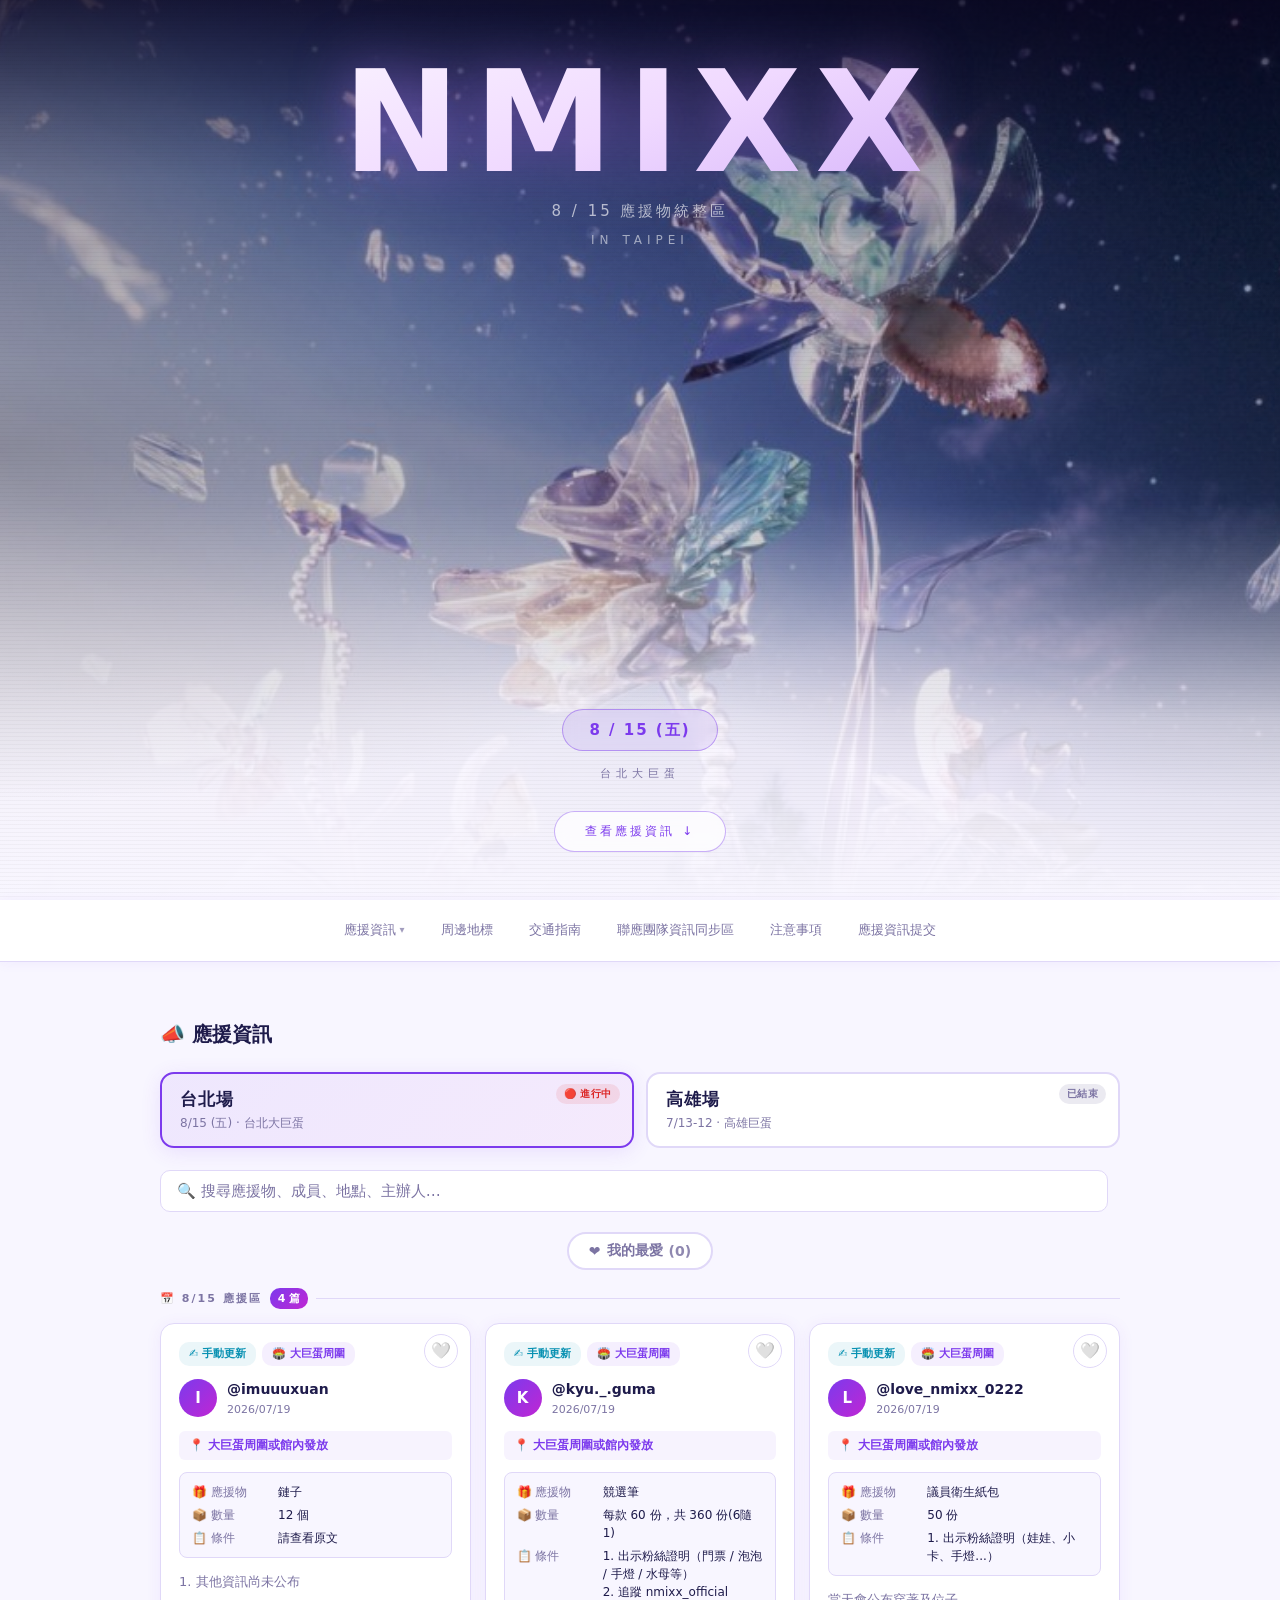
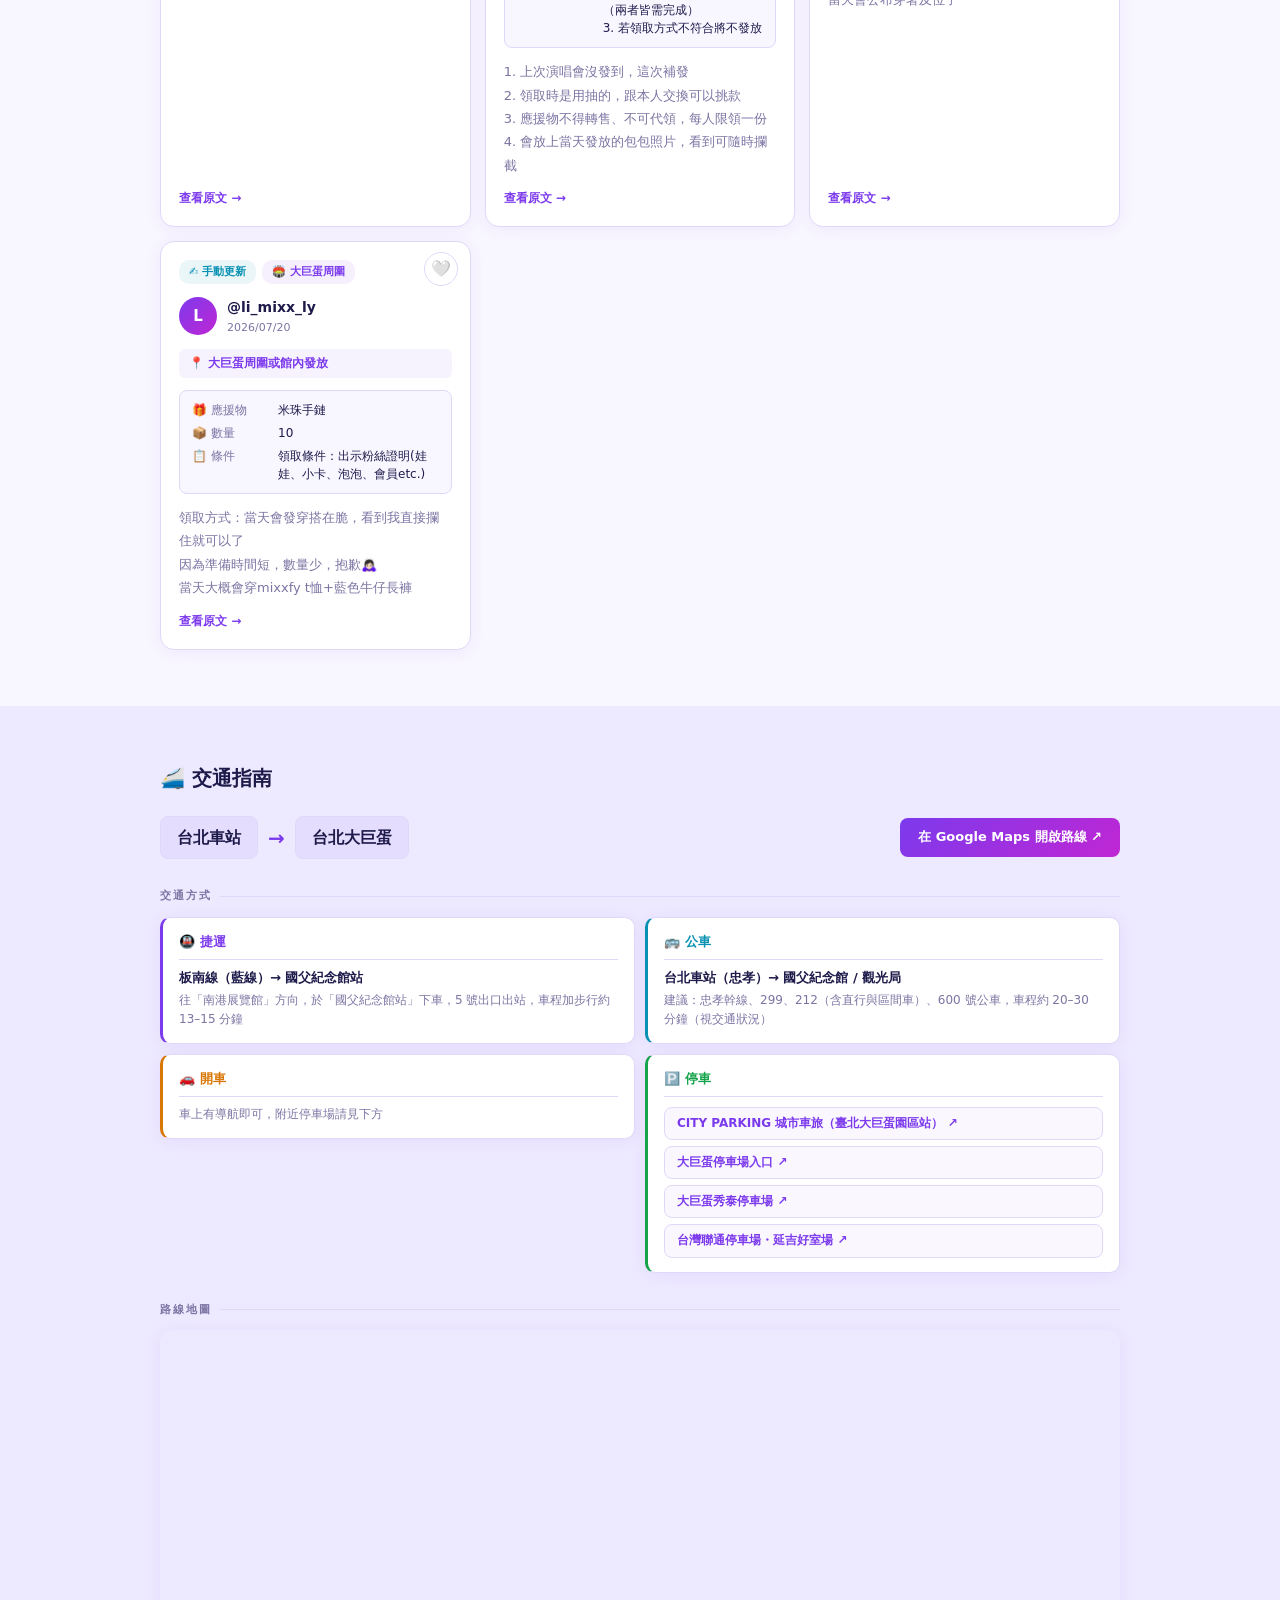
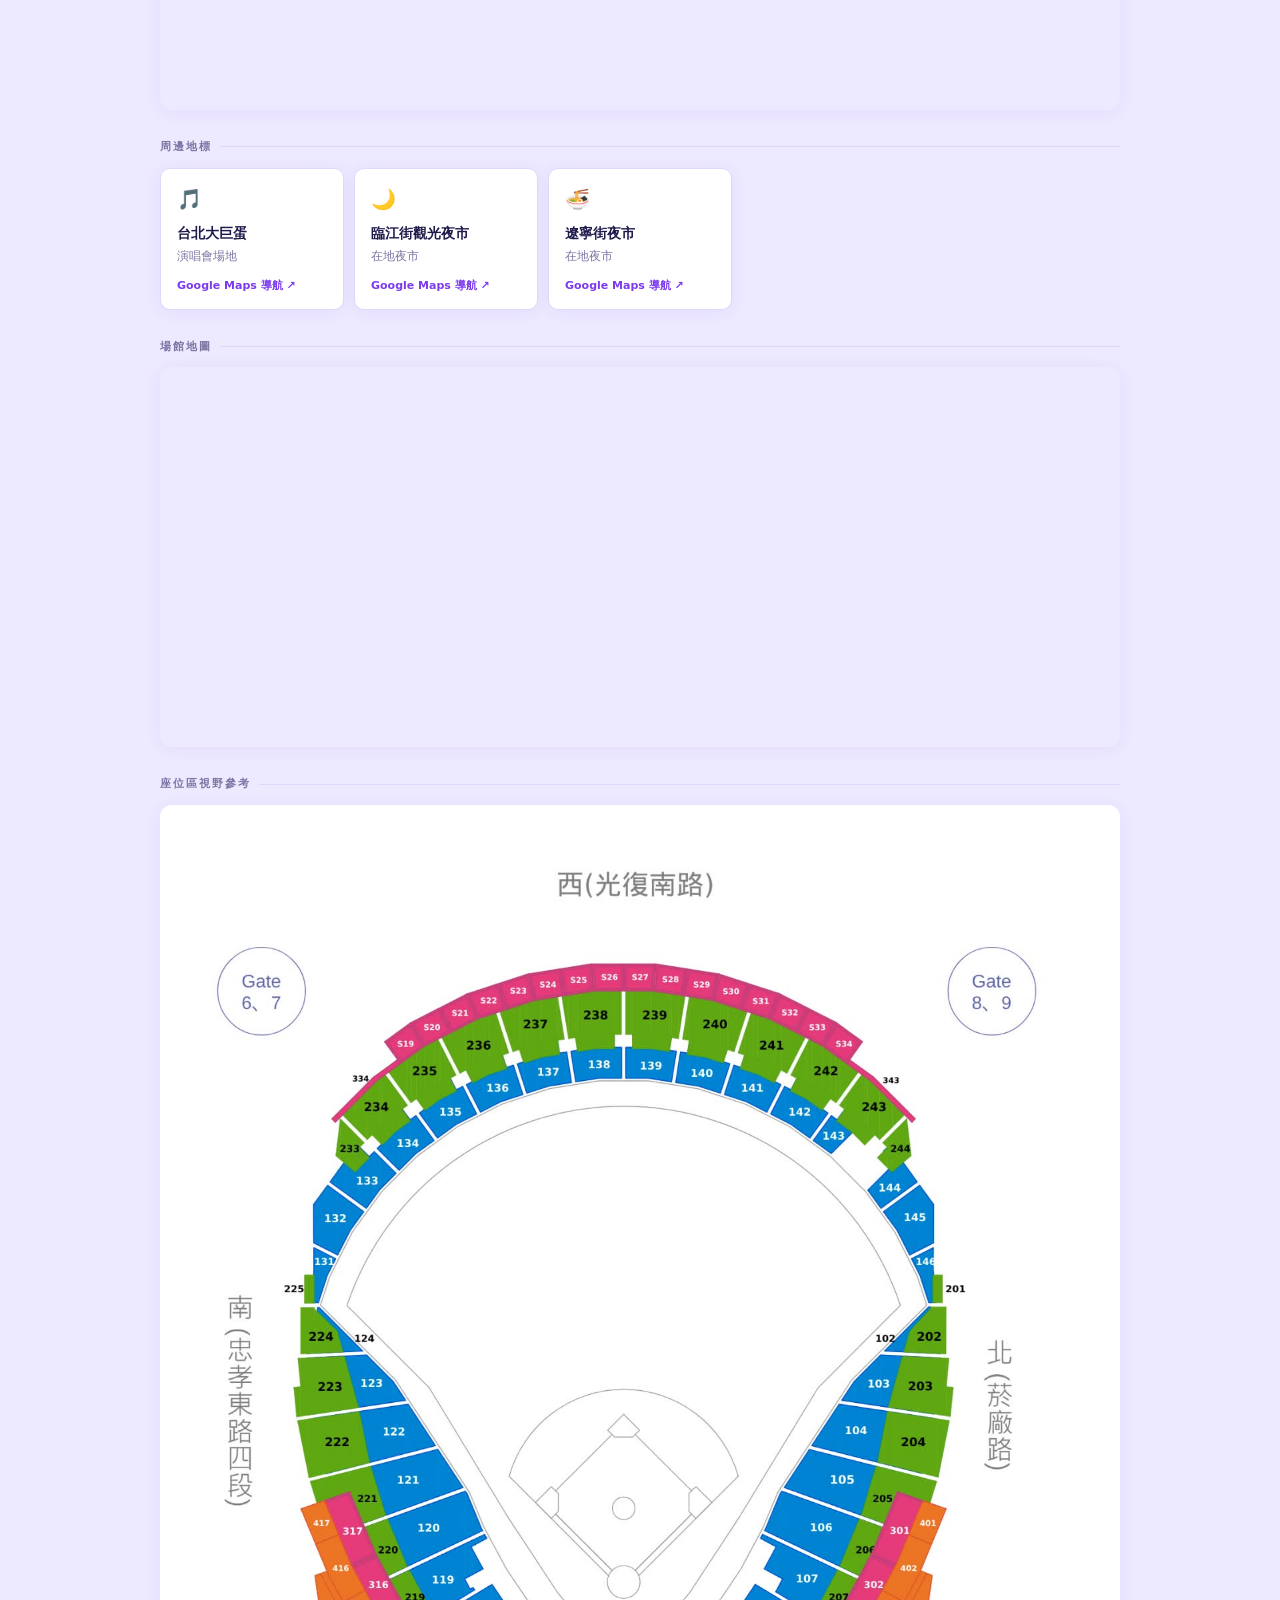
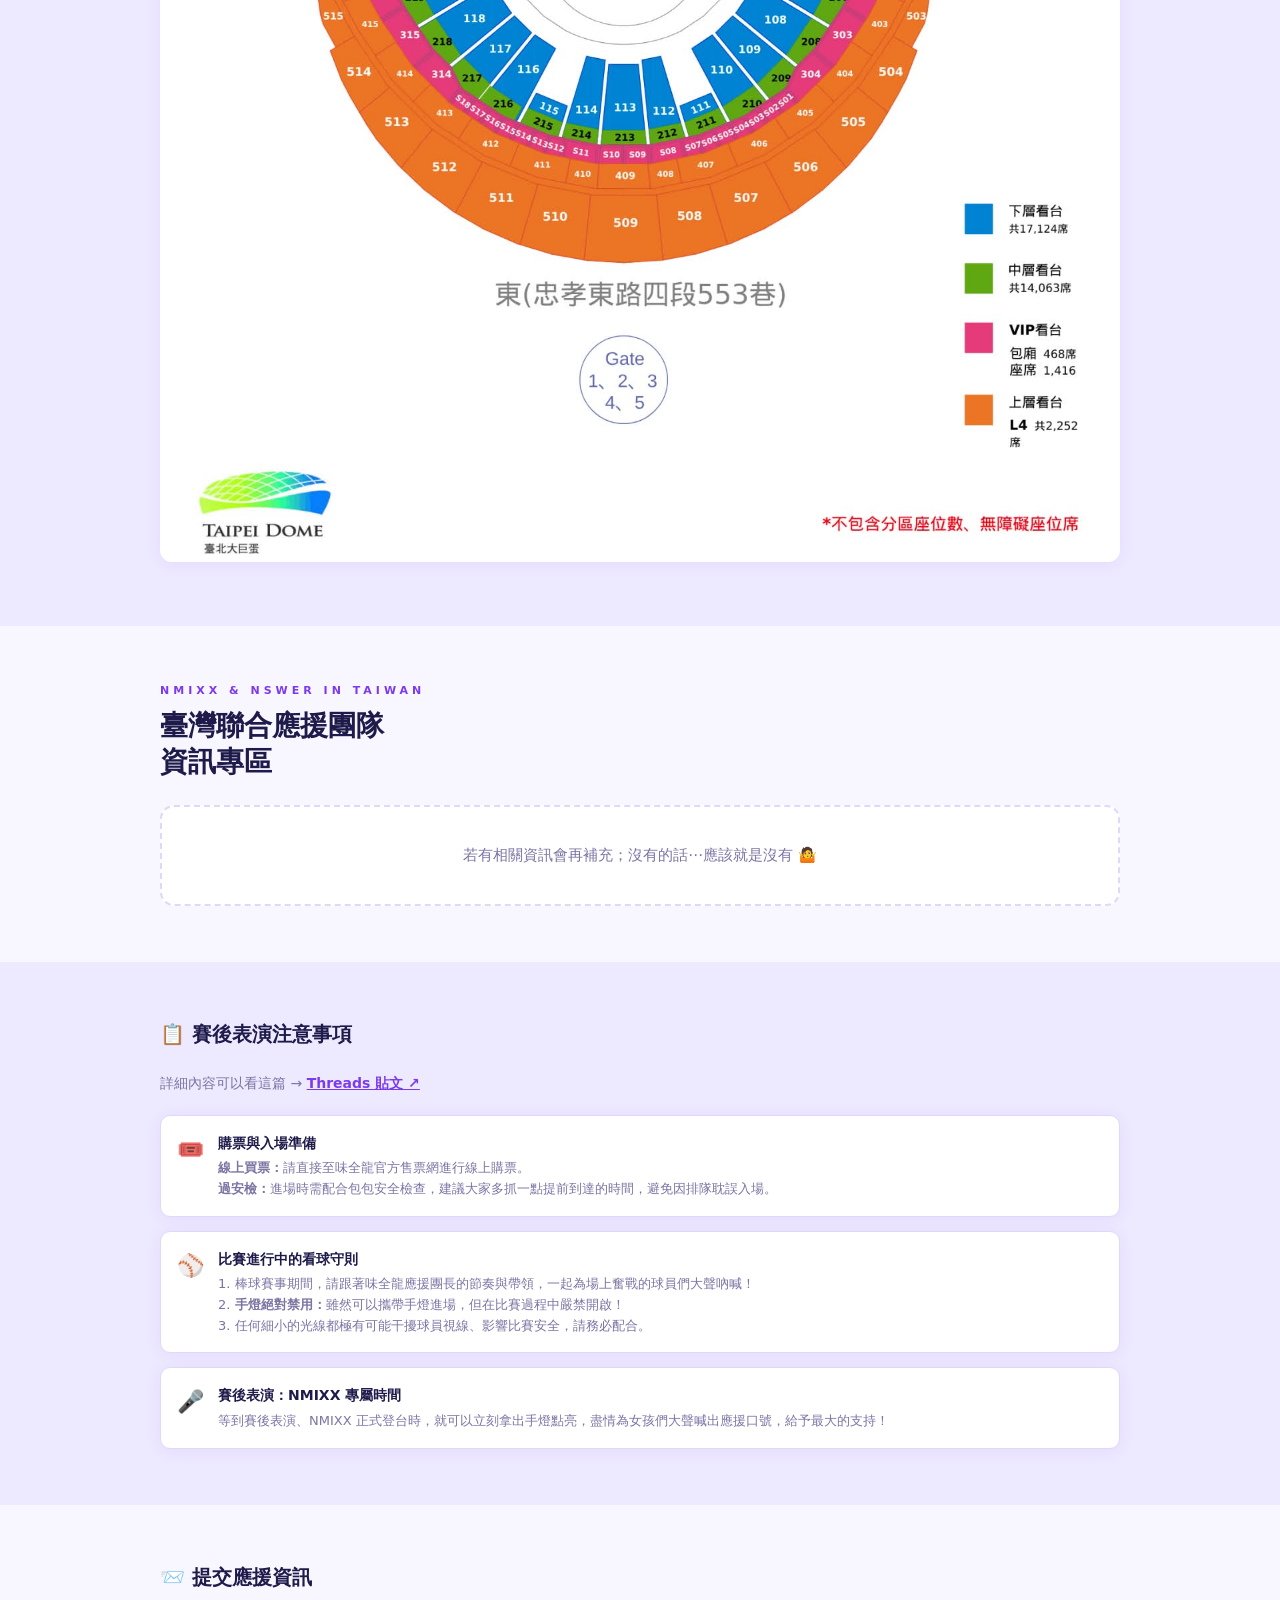
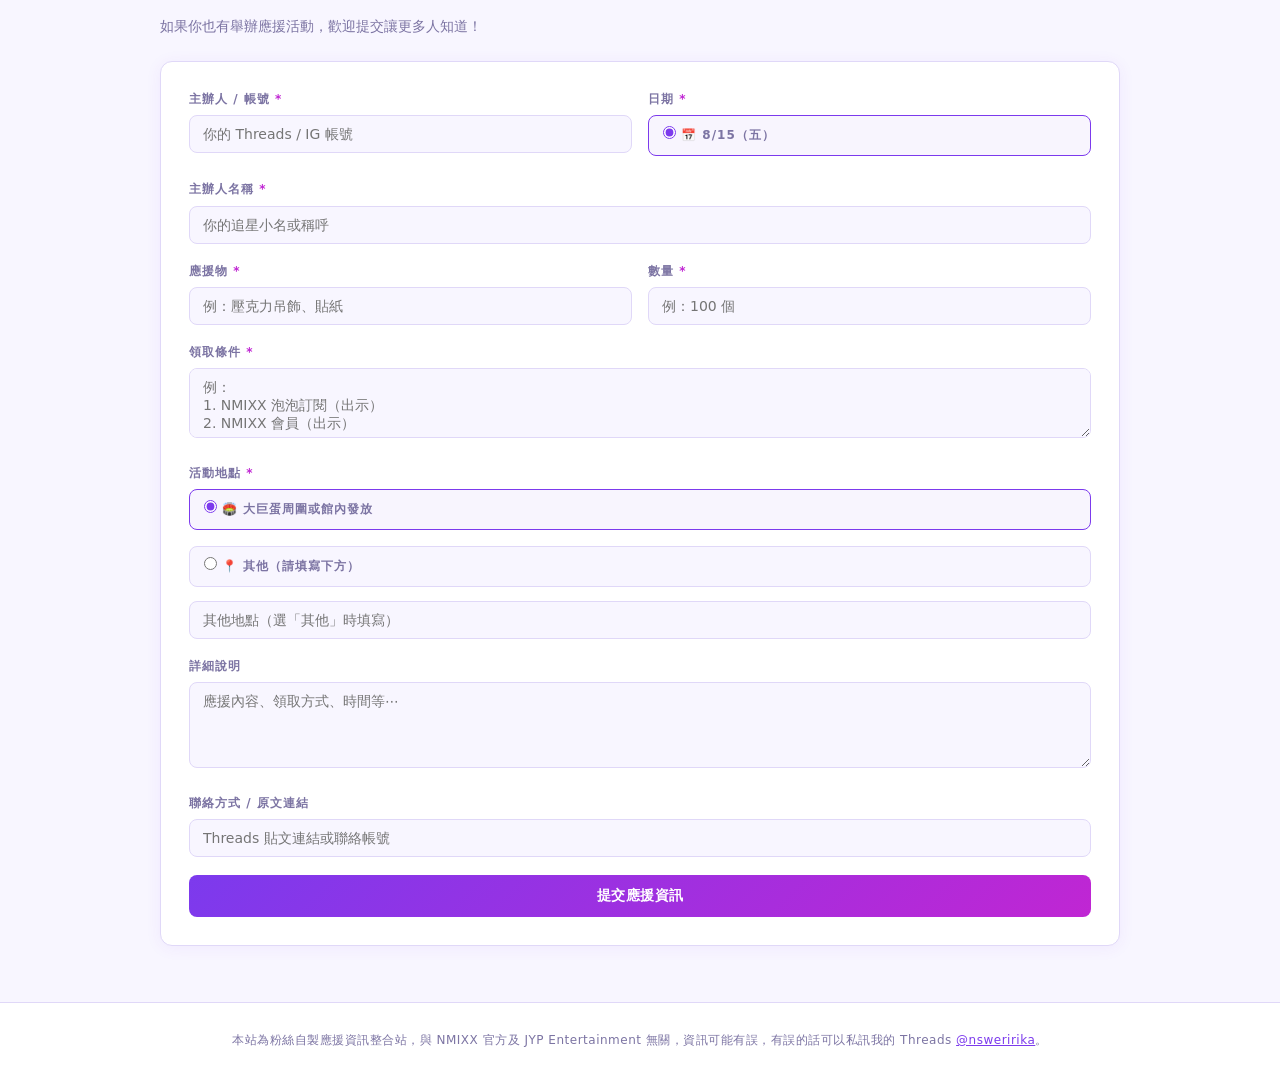
<file: index.html>
<!DOCTYPE html>
<html lang="zh-TW">
<head>
  <meta charset="UTF-8">
  <meta name="viewport" content="width=device-width, initial-scale=1.0">
  <title>NMIXX 應援物統整站</title>
  <link rel="stylesheet" href="style.css">
</head>
<body>

  <!-- Hero -->
  <header class="hero">
    <picture>
      <img class="hero-bg" src="assets/wallpaper.jpg" alt="NMIXX">
    </picture>
    <div class="hero-overlay"></div>

    <!-- 標題區（桌機：底部；手機：頂部） -->
    <div class="hero-wordmark">
      <div class="tour-badge">1ST WORLD TOUR</div>
      <h1>NMIXX</h1>
      <h2>EPISODE 1 : ZERO FRONTIER</h2>
      <div class="location">In Kaohsiung</div>
    </div>

    <!-- 日期區（恆在底部，內容由 JS 依當前選定場次動態填入） -->
    <div class="hero-content">
      <div class="dates"></div>
      <div class="venue"></div>
      <a href="#fan-support" class="hero-cta">查看應援資訊 ↓</a>
    </div>
  </header>

  <!-- Nav -->
  <nav class="nav">
    <div class="nav-dropdown-wrap">
      <a href="#fan-support" class="nav-link-main">應援資訊 <span class="nav-chevron">▾</span></a>
      <div class="nav-drop"><!-- items populated by JS per active event --></div>
    </div>
    <a href="#" data-scroll-to="landmarks">周邊地標</a>
    <a href="#transport">交通指南</a>
    <a href="#union">聯應團隊資訊同步區</a>
    <a href="#notes">注意事項</a>
    <a href="#submit">應援資訊提交</a>
  </nav>

  <!-- Fan Support Posts -->
  <section class="section" id="fan-support">
    <div class="container">
      <h2 class="section-title">📣 應援資訊</h2>
      <div class="event-tabs" id="event-tabs">
        <button class="event-tab" data-event="taipei">
          <span class="event-tab-name">台北場</span>
          <span class="event-tab-date">8/15 (五) · 台北大巨蛋</span>
          <span class="event-status active">🔴 進行中</span>
        </button>
        <button class="event-tab" data-event="kaohsiung">
          <span class="event-tab-name">高雄場</span>
          <span class="event-tab-date">7/13-12 · 高雄巨蛋</span>
          <span class="event-status ended">已結束</span>
        </button>
      </div>
      <div class="post-search-wrap">
        <input type="text" id="post-search" class="post-search" placeholder="🔍 搜尋應援物、成員、地點、主辦人…" autocomplete="off">
        <span id="post-search-count" class="post-search-count"></span>
      </div>
      <div class="day-filter" id="day-filter"><!-- populated by JS per active event --></div>
      <div class="fav-filter-wrap">
        <button type="button" class="fav-filter-btn" id="fav-filter-btn">
          <span class="fav-filter-icon">❤️</span>
          我的最愛
          <span class="fav-filter-badge">(<span id="fav-count">0</span>)</span>
        </button>
      </div>
      <div class="posts-grid" id="posts-grid">
        <div class="loading">載入中⋯</div>
      </div>
    </div>
  </section>

  <!-- Transport Map -->
  <section class="section section-alt" id="transport">
    <div class="container">
      <h2 class="section-title">🚄 交通指南</h2>
      <div class="event-content" data-event="kaohsiung">
      <div class="transport-header">
        <div class="route-display">
          <span class="route-node">高鐵左營站</span>
          <span class="route-arrow">→</span>
          <span class="route-node">高雄巨蛋</span>
        </div>
        <a href="https://www.google.com/maps/dir/台灣高鐵左營站/高雄巨蛋" target="_blank" class="maps-btn">
          在 Google Maps 開啟路線 ↗
        </a>
      </div>
      <div class="transport-sub-label">交通方式</div>
      <div class="transport-tips" id="transport-tips">
        <div class="transport-card">
          <div class="transport-card-head">🚇 捷運</div>
          <div class="transport-item">
            <div class="transport-route">高鐵左營站 R16 → 巨蛋站 R14</div>
            <div class="transport-detail">5 號出口，步行約 5 分鐘</div>
          </div>
          <div class="transport-item">
            <div class="transport-route">高雄火車站 R11 → 巨蛋站 R14</div>
            <div class="transport-detail">5 號出口，沿博愛路往北 100 公尺（約 11–15 分鐘）</div>
          </div>
        </div>
        <div class="transport-card bus">
          <div class="transport-card-head">🚌 公車</div>
          <div class="transport-item">
            <div class="transport-route">301 路</div>
            <div class="transport-detail">建國林森路口站 → 捷運巨蛋站，票價 NT$12</div>
          </div>
        </div>
        <div class="transport-card car">
          <div class="transport-card-head">🚗 開車</div>
          <div class="transport-item">
            <div class="transport-detail">國道 1/3 號 → 國道 10 號（往西）→ 大中二路 → 博愛二路</div>
          </div>
        </div>
        <div class="transport-card park">
          <div class="transport-card-head">🅿️ 停車</div>
          <div class="transport-item">
            <div class="transport-detail">漢神巨蛋地下室・三民家商（假日特約）・新莊停車場｜各約 NT$50/hr</div>
          </div>
        </div>
      </div>

      <div class="transport-sub-label">路線地圖</div>
      <div class="map-wrap">
        <iframe
          src="https://maps.google.com/maps?saddr=高鐵左營站,高雄市&daddr=高雄巨蛋,高雄市左營區&output=embed&hl=zh-TW"
          class="google-map"
          loading="lazy"
          allowfullscreen
          referrerpolicy="no-referrer-when-downgrade"
        ></iframe>
      </div>

      <div class="transport-sub-label" data-anchor="landmarks">周邊地標</div>
      <div class="landmark-grid">
        <a class="landmark-card" href="https://www.google.com/maps/search/?api=1&query=高鐵左營站" target="_blank" rel="noopener">
          <div class="landmark-icon">🚄</div>
          <div class="landmark-name">高鐵左營站</div>
          <div class="landmark-desc">出發點</div>
          <div class="landmark-nav">Google Maps 導航 ↗</div>
        </a>
        <a class="landmark-card" href="https://www.google.com/maps/search/?api=1&query=高雄巨蛋" target="_blank" rel="noopener">
          <div class="landmark-icon">🎵</div>
          <div class="landmark-name">高雄巨蛋</div>
          <div class="landmark-desc">演唱會場地</div>
          <div class="landmark-nav">Google Maps 導航 ↗</div>
        </a>
        <a class="landmark-card" href="https://www.google.com/maps/search/?api=1&query=漢神巨蛋+高雄左營" target="_blank" rel="noopener">
          <div class="landmark-icon">🛍️</div>
          <div class="landmark-name">漢神巨蛋</div>
          <div class="landmark-desc">購物中心・場館旁</div>
          <div class="landmark-nav">Google Maps 導航 ↗</div>
        </a>
        <a class="landmark-card" href="https://www.google.com/maps/search/?api=1&query=瑞豐夜市+高雄" target="_blank" rel="noopener">
          <div class="landmark-icon">🌙</div>
          <div class="landmark-name">瑞豐夜市</div>
          <div class="landmark-desc">週五六日開市・步行可達</div>
          <div class="landmark-nav">Google Maps 導航 ↗</div>
        </a>
        <a class="landmark-card" href="https://www.google.com/maps/search/?api=1&query=洋洋本屋+高雄左營" target="_blank" rel="noopener">
          <div class="landmark-icon">🎪</div>
          <div class="landmark-name">NMIXX應援展覽</div>
          <div class="landmark-desc">洋洋本屋 · 粉絲應援展</div>
          <div class="landmark-nav">Google Maps 導航 ↗</div>
        </a>
        <div class="landmark-card landmark-card-multi">
          <div class="landmark-icon">🍽️</div>
          <div class="landmark-name">AILAV</div>
          <div class="landmark-desc">餐廳應援 🎁 免費小物發放・有低消</div>
          <div class="landmark-links">
            <a href="https://www.google.com/maps/search/?api=1&query=AILAV+高雄" target="_blank" rel="noopener" class="landmark-nav">Google Maps ↗</a>
            <a href="https://www.threads.com/@bin_you1000/post/DajONe1Ezyz" target="_blank" rel="noopener" class="landmark-nav">應援詳情 ↗</a>
          </div>
        </div>
      </div>

      <div class="transport-sub-label">場館地圖</div>
      <div class="map-wrap">
        <iframe
          src="https://maps.google.com/maps?q=高雄巨蛋&z=18&output=embed&hl=zh-TW"
          class="google-map"
          loading="lazy"
          allowfullscreen
          referrerpolicy="no-referrer-when-downgrade"
        ></iframe>
      </div>

      <div class="transport-sub-label">座位區視野參考</div>
      <div class="seating-wrap">
        <img src="assets/高雄巨蛋座位.webp" alt="高雄巨蛋座位區視野圖" class="seating-img">
        <div class="seating-source">圖片來源：JOHO HOTEL</div>
      </div>
      <div class="seating-legend">
        <div class="legend-item"><span class="legend-dot" style="background:#f97316"></span> 206–211・東側（博愛二路側）</div>
        <div class="legend-item"><span class="legend-dot" style="background:#22c55e"></span> 212–215・北側（靠近漢神巨蛋）</div>
        <div class="legend-item"><span class="legend-dot" style="background:#ef4444"></span> 217–221・西側（新榮街側）</div>
      </div>
      </div><!-- /event-content kaohsiung -->

      <div class="event-content" data-event="taipei">
        <div class="transport-header">
          <div class="route-display">
            <span class="route-node">台北車站</span>
            <span class="route-arrow">→</span>
            <span class="route-node">台北大巨蛋</span>
          </div>
          <a href="https://www.google.com/maps/dir/台北車站/台北大巨蛋" target="_blank" class="maps-btn">
            在 Google Maps 開啟路線 ↗
          </a>
        </div>

        <div class="transport-sub-label">交通方式</div>
        <div class="transport-tips">
          <div class="transport-card">
            <div class="transport-card-head">🚇 捷運</div>
            <div class="transport-item">
              <div class="transport-route">板南線（藍線）→ 國父紀念館站</div>
              <div class="transport-detail">往「南港展覽館」方向，於「國父紀念館站」下車，5 號出口出站，車程加步行約 13–15 分鐘</div>
            </div>
          </div>
          <div class="transport-card bus">
            <div class="transport-card-head">🚌 公車</div>
            <div class="transport-item">
              <div class="transport-route">台北車站（忠孝）→ 國父紀念館 / 觀光局</div>
              <div class="transport-detail">建議：忠孝幹線、299、212（含直行與區間車）、600 號公車，車程約 20–30 分鐘（視交通狀況）</div>
            </div>
          </div>
          <div class="transport-card car">
            <div class="transport-card-head">🚗 開車</div>
            <div class="transport-item">
              <div class="transport-detail">車上有導航即可，附近停車場請見下方</div>
            </div>
          </div>
          <div class="transport-card park">
            <div class="transport-card-head">🅿️ 停車</div>
            <div class="transport-item">
              <div class="parking-links">
                <a href="https://maps.app.goo.gl/4MW6Brx8UpZB1GdXA" target="_blank" rel="noopener" class="parking-link">CITY PARKING 城市車旅（臺北大巨蛋園區站） ↗</a>
                <a href="https://maps.app.goo.gl/q6hsd4nw6Qb9gN3u8" target="_blank" rel="noopener" class="parking-link">大巨蛋停車場入口 ↗</a>
                <a href="https://maps.app.goo.gl/bQoCP1AwoompprY89" target="_blank" rel="noopener" class="parking-link">大巨蛋秀泰停車場 ↗</a>
                <a href="https://maps.app.goo.gl/UzRnc6JFk3ENDU3S7" target="_blank" rel="noopener" class="parking-link">台灣聯通停車場・延吉好室場 ↗</a>
              </div>
            </div>
          </div>
        </div>

        <div class="transport-sub-label">路線地圖</div>
        <div class="map-wrap">
          <iframe
            src="https://maps.google.com/maps?saddr=台北車站&daddr=台北大巨蛋&output=embed&hl=zh-TW"
            class="google-map"
            loading="lazy"
            allowfullscreen
            referrerpolicy="no-referrer-when-downgrade"
          ></iframe>
        </div>

        <div class="transport-sub-label" data-anchor="landmarks">周邊地標</div>
        <div class="landmark-grid">
          <a class="landmark-card" href="https://maps.app.goo.gl/3uyQjmr75Wqaj5B26" target="_blank" rel="noopener">
            <div class="landmark-icon">🎵</div>
            <div class="landmark-name">台北大巨蛋</div>
            <div class="landmark-desc">演唱會場地</div>
            <div class="landmark-nav">Google Maps 導航 ↗</div>
          </a>
          <a class="landmark-card" href="https://maps.app.goo.gl/5be9Ebw4PoWJ4mHBA" target="_blank" rel="noopener">
            <div class="landmark-icon">🌙</div>
            <div class="landmark-name">臨江街觀光夜市</div>
            <div class="landmark-desc">在地夜市</div>
            <div class="landmark-nav">Google Maps 導航 ↗</div>
          </a>
          <a class="landmark-card" href="https://maps.app.goo.gl/4qMjh8FisGYWo4MPA" target="_blank" rel="noopener">
            <div class="landmark-icon">🍜</div>
            <div class="landmark-name">遼寧街夜市</div>
            <div class="landmark-desc">在地夜市</div>
            <div class="landmark-nav">Google Maps 導航 ↗</div>
          </a>
        </div>

        <div class="transport-sub-label">場館地圖</div>
        <div class="map-wrap">
          <iframe
            src="https://maps.google.com/maps?q=台北大巨蛋&z=17&output=embed&hl=zh-TW"
            class="google-map"
            loading="lazy"
            allowfullscreen
            referrerpolicy="no-referrer-when-downgrade"
          ></iframe>
        </div>

        <div class="transport-sub-label">座位區視野參考</div>
        <div class="seating-wrap">
          <img src="assets/台北大巨蛋座位.jpg" alt="台北大巨蛋座位區視野圖" class="seating-img">
        </div>
      </div>
    </div>
  </section>

  <!-- 臺灣聯合應援團隊 -->
  <section class="section" id="union">
    <div class="container">
      <div class="union-header">
        <div>
          <div class="union-eyebrow">NMIXX &amp; NSWER in Taiwan</div>
          <h2 class="union-title">臺灣聯合應援團隊<br>資訊專區</h2>
        </div>
      </div>
      <div class="event-content" data-event="kaohsiung">
      <div class="union-posts">
        <a class="union-post-row" href="https://www.threads.com/@runfornmixx_tw/post/Dann2p-lM84?xmt=AQG0DzamvPWF8Ku7eMybqsqY8Z99YvmVoSejJVNtZRdoRYPeIoIS3EomB8KtZhV-po2W_L0" target="_blank" rel="noopener">
          <span class="union-post-text">⚓️【Run For NMIXX 應援統整公告】⚓️</span>
          <span class="union-post-handle">@runfornmixx_tw</span>
          <span class="union-post-date">2026/07/11</span>
          <span class="union-post-arrow">↗</span>
        </a>
        <a class="union-post-row" href="https://www.threads.com/@runfornmixx_tw/post/DahwHLYmJBb" target="_blank" rel="noopener">
          <span class="union-post-text">【合作應援卡框】HEYPOCA × NMIXX fan event 在台灣 K-MONSTAR 門市 📸⚓️🐋</span>
          <span class="union-post-handle">@runfornmixx_tw</span>
          <span class="union-post-date">2026/07/07</span>
          <span class="union-post-arrow">↗</span>
        </a>
        <a class="union-post-row" href="https://www.threads.com/@runfornmixx_tw/post/DaU6Z6anc1M" target="_blank" rel="noopener">
          <span class="union-post-text">07/12（DAY2）進行，曲目為《LOUD》🎤⚓️🐋</span>
          <span class="union-post-handle">@runfornmixx_tw</span>
          <span class="union-post-date">2026/06/28</span>
          <span class="union-post-arrow">↗</span>
        </a>
        <a class="union-post-row" href="https://www.threads.com/@runfornmixx_tw/post/DZ7IwuEmGfT" target="_blank" rel="noopener">
          <span class="union-post-text">演唱會應援團隊規劃的 Dress Code 👕⚓️🐋</span>
          <span class="union-post-handle">@runfornmixx_tw</span>
          <span class="union-post-date">2026/06/20</span>
          <span class="union-post-arrow">↗</span>
        </a>
        <a class="union-post-row" href="https://www.threads.com/@runfornmixx_tw/post/DZ1xeY8HeTx" target="_blank" rel="noopener">
          <span class="union-post-text">Run For NMIXX 應援先鋒隊正式獲選為 NMIXX 1ST WORLD TOUR &lt;EPISODE 1: ZERO FRONTIER&gt; IN KAOHSIUNG 官方應援團隊 ✅⚓️🐋</span>
          <span class="union-post-handle">@runfornmixx_tw</span>
          <span class="union-post-date">2026/06/19</span>
          <span class="union-post-arrow">↗</span>
        </a>
        <a class="union-post-row" href="https://www.threads.com/@mixxtopia_southunit/post/DZeLzwrEguF" target="_blank" rel="noopener">
          <span class="union-post-text">場外應援活動刊登確定（巨蛋燈箱 + 瑞豐夜市電視牆）✅</span>
          <span class="union-post-handle">@mixxtopia_southunit</span>
          <span class="union-post-date">2026/06/12</span>
          <span class="union-post-arrow">↗</span>
        </a>
        <a class="union-post-row" href="https://www.threads.com/@runfornmixx_tw/post/DYUa2oDFHpT" target="_blank" rel="noopener">
          <span class="union-post-text">RUN FOR NMIXX 先鋒隊回來啦 ⚓️🐋</span>
          <span class="union-post-handle">@runfornmixx_tw</span>
          <span class="union-post-date">2026/05/15</span>
          <span class="union-post-arrow">↗</span>
        </a>
      </div>
      </div><!-- /event-content kaohsiung -->

      <div class="event-content" data-event="taipei">
        <div class="event-placeholder">若有相關資訊會再補充；沒有的話⋯應該就是沒有 🤷</div>
      </div>
    </div>
  </section>

  <!-- Concert Notes -->
  <section class="section section-alt" id="notes">
    <div class="container">
      <div class="event-content" data-event="kaohsiung">
      <h2 class="section-title">📋 演唱會注意事項</h2>
      <div class="notes-list">
        <div class="note-item">
          <span class="note-icon">🌀</span>
          <div>
            <strong>原定 7/11（六）場次因巴威颱風影響延期至7/13（一）</strong>
            <p>演唱會現場應援活動依日期遞延，請留意各主辦方的最新公告。</p>
          </div>
        </div>
        <div class="note-item">
          <span class="note-icon">👕</span>
          <div>
            <strong>應援團隊 Dress Code</strong>
            <p>聯應團隊已釋出公告，此次演唱會應援團隊規劃的 Dress Code：<strong>7/13 DAY1 — 藍色 💙、7/12 DAY2 — 白色 🤍</strong>。</p>
          </div>
        </div>
        <div class="note-item">
          <span class="note-icon">🪄</span>
          <div>
            <strong>帶上 MIXXSTICK</strong>
            <p>記得多備電池！手燈 APP 是 <strong>NMIXX Light Stick</strong>，不確定現場會不會用到，但建議先下載備用。</p>
          </div>
        </div>
        <div class="note-item">
          <span class="note-icon">🎟️</span>
          <div>
            <strong>演唱會門票（非常重要）</strong>
            <p>出門前請再三確認票已帶好！</p>
          </div>
        </div>
      </div>
      </div><!-- /event-content kaohsiung -->

      <div class="event-content" data-event="taipei">
        <h2 class="section-title">📋 賽後表演注意事項</h2>
        <p class="section-desc" style="margin-bottom: 20px;">
          詳細內容可以看這篇 →
          <a href="https://www.threads.com/share/JTwldqZec/" target="_blank" rel="noopener" style="color: var(--purple); font-weight: 600;">Threads 貼文 ↗</a>
        </p>
        <div class="notes-list">
          <div class="note-item">
            <span class="note-icon">🎟️</span>
            <div>
              <strong>購票與入場準備</strong>
              <p><strong>線上買票：</strong>請直接至味全龍官方售票網進行線上購票。</p>
              <p><strong>過安檢：</strong>進場時需配合包包安全檢查，建議大家多抓一點提前到達的時間，避免因排隊耽誤入場。</p>
            </div>
          </div>
          <div class="note-item">
            <span class="note-icon">⚾</span>
            <div>
              <strong>比賽進行中的看球守則</strong>
              <p>1. 棒球賽事期間，請跟著味全龍應援團長的節奏與帶領，一起為場上奮戰的球員們大聲吶喊！</p>
              <p>2. <strong>手燈絕對禁用：</strong>雖然可以攜帶手燈進場，但在比賽過程中嚴禁開啟！</p>
              <p>3. 任何細小的光線都極有可能干擾球員視線、影響比賽安全，請務必配合。</p>
            </div>
          </div>
          <div class="note-item">
            <span class="note-icon">🎤</span>
            <div>
              <strong>賽後表演：NMIXX 專屬時間</strong>
              <p>等到賽後表演、NMIXX 正式登台時，就可以立刻拿出手燈點亮，盡情為女孩們大聲喊出應援口號，給予最大的支持！</p>
            </div>
          </div>
        </div>
      </div>
    </div>
  </section>

  <!-- Community Submission -->
  <section class="section" id="submit">
    <div class="container">
      <h2 class="section-title">📨 提交應援資訊</h2>
      <p class="section-desc">如果你也有舉辦應援活動，歡迎提交讓更多人知道！</p>

      <div class="event-content" data-event="kaohsiung">
      <form class="submit-form">
        <div class="form-row">
          <div class="form-group">
            <label>主辦人 / 帳號 <span class="required">*</span></label>
            <input type="text" name="organizer" placeholder="你的 Threads / IG 帳號" required>
          </div>
          <div class="form-group">
            <label>演唱日期 <span class="required">*</span></label>
            <div class="radio-group">
              <label class="radio-option">
                <input type="radio" name="day" value="both" required>
                <span>📅 雙日應援（7/13 + 7/12）</span>
              </label>
              <label class="radio-option">
                <input type="radio" name="day" value="day1">
                <span>📅 7/13 周一場</span>
              </label>
              <label class="radio-option">
                <input type="radio" name="day" value="day2">
                <span>📅 7/12 周日場</span>
              </label>
            </div>
          </div>
        </div>
        <div class="form-group">
          <label>應援活動名稱 <span class="required">*</span></label>
          <input type="text" name="event_name" placeholder="例：NMIXX 高雄場海報應援" required>
        </div>
        <div class="form-row">
          <div class="form-group">
            <label>應援物 <span class="required">*</span></label>
            <input type="text" name="support_items" placeholder="例：壓克力吊飾、貼紙" required>
          </div>
          <div class="form-group">
            <label>數量 <span class="required">*</span></label>
            <input type="text" name="quantity" placeholder="例：100 個" required>
          </div>
        </div>
        <div class="form-row">
          <div class="form-group">
            <label>應援條件 <span class="required">*</span></label>
            <textarea name="conditions" placeholder="例：&#10;1. NMIXX 泡泡訂閱（出示）&#10;2. NMIXX 會員（出示）" rows="3" required></textarea>
          </div>
          <div class="form-group">
            <label>發放時間 <span class="required">*</span></label>
            <input type="text" name="distribution_time" placeholder="例：7/13 演唱會前 17:00–19:00" required>
          </div>
        </div>
        <div class="form-group">
          <label>活動類型 <span class="required">*</span></label>
          <div class="radio-group">
            <label class="radio-option">
              <input type="radio" name="venue_type" value="venue" required>
              <span>🎤 演唱會線下應援（現場附近發放）</span>
            </label>
            <label class="radio-option">
              <input type="radio" name="venue_type" value="offsite">
              <span>🏪 非演唱會現場應援（店舖、展覽等）</span>
            </label>
          </div>
        </div>
        <div class="form-group">
          <label>活動地點</label>
          <input type="text" name="location" placeholder="例：高雄巨蛋 A 入口前">
        </div>
        <div class="form-group">
          <label>詳細說明</label>
          <textarea name="description" placeholder="應援內容、領取方式、時間等⋯" rows="4"></textarea>
        </div>
        <div class="form-group">
          <label>聯絡方式 / 原文連結</label>
          <input type="text" name="contact" placeholder="Threads 貼文連結或聯絡帳號">
        </div>
        <button type="submit" class="submit-btn">提交應援資訊</button>
        <div class="form-success">✅ 已送出！管理員審核後即會公開，感謝你的提交 🩷</div>
      </form>
      </div><!-- /event-content kaohsiung -->

      <div class="event-content" data-event="taipei">
      <form class="submit-form">
        <div class="form-row">
          <div class="form-group">
            <label>主辦人 / 帳號 <span class="required">*</span></label>
            <input type="text" name="organizer" placeholder="你的 Threads / IG 帳號" required>
          </div>
          <div class="form-group">
            <label>日期 <span class="required">*</span></label>
            <div class="radio-group">
              <label class="radio-option">
                <input type="radio" name="day" value="day3" checked required>
                <span>📅 8/15（五）</span>
              </label>
            </div>
          </div>
        </div>
        <div class="form-group">
          <label>主辦人名稱 <span class="required">*</span></label>
          <input type="text" name="event_name" placeholder="你的追星小名或稱呼" required>
        </div>
        <div class="form-row">
          <div class="form-group">
            <label>應援物 <span class="required">*</span></label>
            <input type="text" name="support_items" placeholder="例：壓克力吊飾、貼紙" required>
          </div>
          <div class="form-group">
            <label>數量 <span class="required">*</span></label>
            <input type="text" name="quantity" placeholder="例：100 個" required>
          </div>
        </div>
        <div class="form-group">
          <label>領取條件 <span class="required">*</span></label>
          <textarea name="conditions" placeholder="例：&#10;1. NMIXX 泡泡訂閱（出示）&#10;2. NMIXX 會員（出示）" rows="3" required></textarea>
        </div>
        <div class="form-group">
          <label>活動地點 <span class="required">*</span></label>
          <div class="radio-group">
            <label class="radio-option">
              <input type="radio" name="location" value="大巨蛋周圍或館內發放" checked required>
              <span>🏟️ 大巨蛋周圍或館內發放</span>
            </label>
            <label class="radio-option">
              <input type="radio" name="location" value="__other__">
              <span>📍 其他（請填寫下方）</span>
            </label>
          </div>
          <input type="text" name="location_other" placeholder="其他地點（選「其他」時填寫）" style="margin-top:8px">
        </div>
        <div class="form-group">
          <label>詳細說明</label>
          <textarea name="description" placeholder="應援內容、領取方式、時間等⋯" rows="4"></textarea>
        </div>
        <div class="form-group">
          <label>聯絡方式 / 原文連結</label>
          <input type="text" name="contact" placeholder="Threads 貼文連結或聯絡帳號">
        </div>
        <button type="submit" class="submit-btn">提交應援資訊</button>
        <div class="form-success">✅ 已送出！管理員審核後即會公開，感謝你的提交 🩷</div>
      </form>
      </div><!-- /event-content taipei -->
    </div>
  </section>

  <footer class="footer">
    <p>本站為粉絲自製應援資訊整合站，與 NMIXX 官方及 JYP Entertainment 無關，資訊可能有誤，有誤的話可以私訊我的 Threads <a href="https://www.threads.net/@nsweririka" target="_blank" rel="noopener" style="color:var(--purple)">@nsweririka</a>。</p>
  </footer>

  <script src="script.js?v=20260711c"></script>
</body>
</html>
</file>
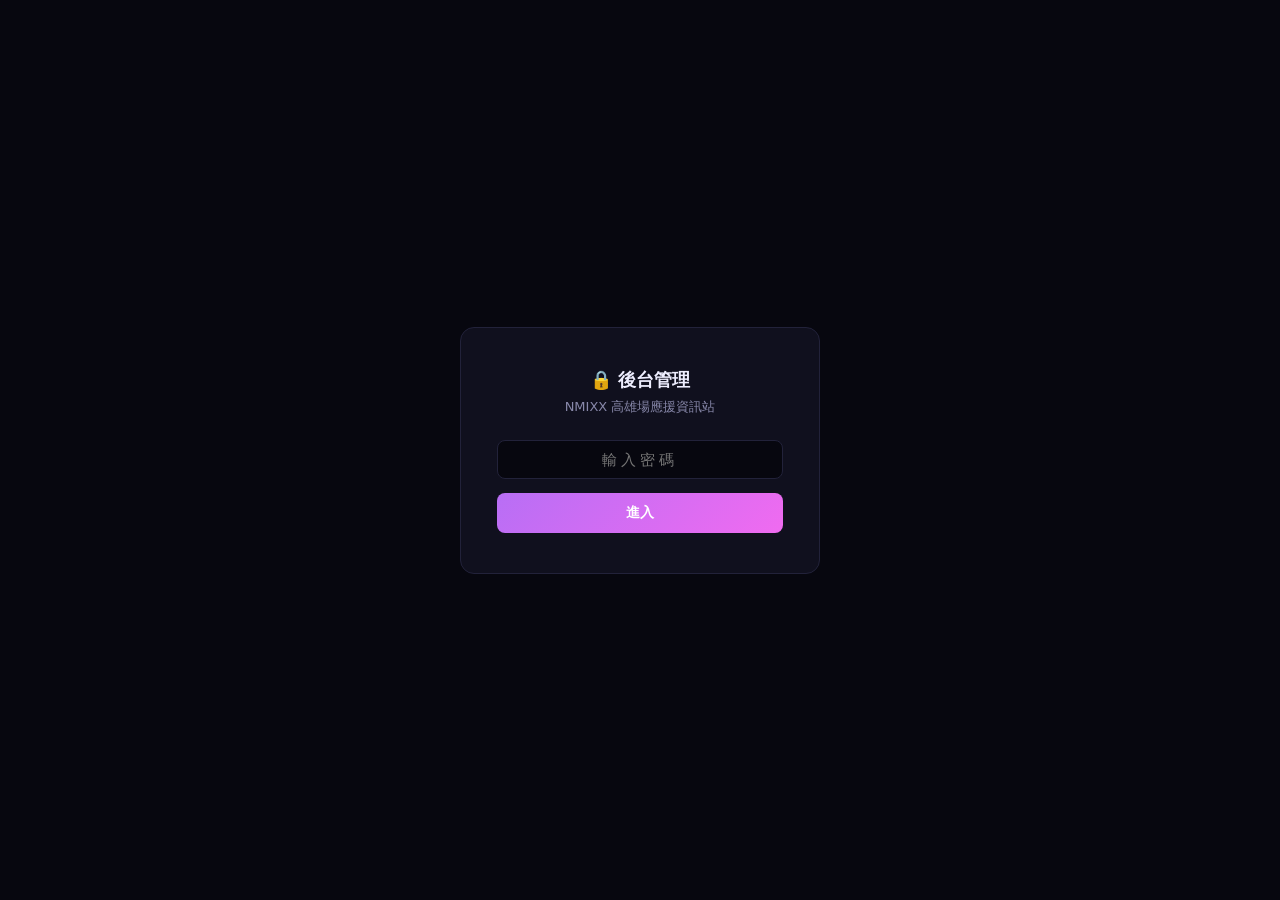
<file: admin.html>
<!DOCTYPE html>
<html lang="zh-TW">
<head>
  <meta charset="UTF-8">
  <meta name="viewport" content="width=device-width, initial-scale=1.0">
  <title>後台管理 — NMIXX 應援資訊</title>
  <style>
    :root {
      --bg: #07070f;
      --card: #10101e;
      --border: #22223a;
      --purple: #b86ef5;
      --pink: #f06bf0;
      --cyan: #6ee8f5;
      --green: #4ade80;
      --red: #f05050;
      --text: #eeeeff;
      --muted: #8888aa;
    }
    * { margin: 0; padding: 0; box-sizing: border-box; }
    body { font-family: 'Segoe UI', system-ui, sans-serif; background: var(--bg); color: var(--text); min-height: 100vh; }

    /* ── lock screen ── */
    #lock {
      display: flex;
      align-items: center;
      justify-content: center;
      min-height: 100vh;
      padding: 20px;
    }
    .lock-box {
      background: var(--card);
      border: 1px solid var(--border);
      border-radius: 14px;
      padding: 40px 36px;
      width: 100%;
      max-width: 360px;
      text-align: center;
    }
    .lock-box h2 { font-size: 18px; margin-bottom: 6px; }
    .lock-box p  { font-size: 13px; color: var(--muted); margin-bottom: 24px; }
    .lock-box input {
      width: 100%;
      background: var(--bg);
      border: 1px solid var(--border);
      border-radius: 8px;
      padding: 10px 14px;
      color: var(--text);
      font-size: 15px;
      text-align: center;
      letter-spacing: 4px;
      margin-bottom: 14px;
    }
    .lock-box input:focus { outline: none; border-color: var(--purple); }
    .lock-btn {
      width: 100%;
      background: linear-gradient(135deg, var(--purple), var(--pink));
      color: #fff;
      border: none;
      padding: 11px;
      border-radius: 8px;
      font-size: 14px;
      font-weight: 700;
      cursor: pointer;
    }
    .lock-error { color: var(--red); font-size: 12px; margin-top: 10px; display: none; }

    /* ── admin panel ── */
    #panel { display: none; padding: 32px 20px; max-width: 900px; margin: 0 auto; }

    .admin-header {
      display: flex;
      align-items: center;
      justify-content: space-between;
      flex-wrap: wrap;
      gap: 12px;
      margin-bottom: 28px;
      padding-bottom: 20px;
      border-bottom: 1px solid var(--border);
    }
    .admin-header h1 { font-size: 20px; }
    .admin-header span { font-size: 12px; color: var(--muted); }

    .back-link { font-size: 13px; color: var(--purple); text-decoration: none; }
    .back-link:hover { text-decoration: underline; }

    .stats { display: flex; gap: 12px; flex-wrap: wrap; margin-bottom: 28px; }
    .stat {
      background: var(--card);
      border: 1px solid var(--border);
      border-radius: 10px;
      padding: 14px 20px;
      min-width: 120px;
    }
    .stat.pending-stat { border-color: rgba(240,107,240,.35); }
    .stat-num { font-size: 28px; font-weight: 800; color: var(--purple); }
    .stat.pending-stat .stat-num { color: var(--pink); }
    .stat-label { font-size: 11px; color: var(--muted); margin-top: 2px; letter-spacing: 1px; }
    .stat-breakdown { display: flex; gap: 6px; margin-top: 8px; font-size: 10px; color: var(--muted); flex-wrap: wrap; }
    .stat-breakdown span { padding: 2px 6px; border-radius: 4px; background: rgba(184,110,245,.08); }
    .stat-breakdown b { color: var(--text); font-weight: 700; }

    .section-label {
      font-size: 11px;
      font-weight: 700;
      letter-spacing: 2px;
      color: var(--muted);
      text-transform: uppercase;
      margin: 24px 0 12px;
      display: flex;
      align-items: center;
      gap: 10px;
    }
    .section-label::after { content: ''; flex: 1; height: 1px; background: var(--border); }
    .section-label.pending-label { color: var(--pink); }
    .section-label.pending-label::after { background: rgba(240,107,240,.25); }

    .post-row {
      background: var(--card);
      border: 1px solid var(--border);
      border-radius: 10px;
      padding: 16px 18px;
      display: flex;
      gap: 14px;
      align-items: flex-start;
      margin-bottom: 10px;
      transition: border-color .2s;
    }
    .post-row:hover { border-color: #333355; }
    .post-row.pending-row { border-color: rgba(240,107,240,.2); }
    .post-row.pending-row:hover { border-color: rgba(240,107,240,.5); }

    .post-info { flex: 1; min-width: 0; }
    .post-meta {
      display: flex;
      align-items: center;
      gap: 8px;
      flex-wrap: wrap;
      margin-bottom: 6px;
    }
    .tag {
      font-size: 10px;
      padding: 2px 8px;
      border-radius: 8px;
      background: rgba(184,110,245,.12);
      color: var(--purple);
    }
    .tag.community { background: rgba(110,232,245,.1); color: var(--cyan); }
    .tag.day-tag { background: rgba(240,107,240,.1); color: var(--pink); }
    .username { font-weight: 700; font-size: 14px; }
    .post-date { font-size: 11px; color: var(--muted); }

    .post-text {
      font-size: 13px;
      color: var(--muted);
      line-height: 1.6;
      white-space: pre-line;
      word-break: break-word;
      max-height: 72px;
      overflow: hidden;
    }

    .post-extra {
      margin-top: 6px;
      font-size: 12px;
      color: #5555aa;
      display: flex;
      flex-wrap: wrap;
      gap: 8px;
    }

    .btn-group { display: flex; gap: 8px; flex-shrink: 0; align-self: center; flex-direction: column; }

    .approve-btn {
      background: rgba(74,222,128,.1);
      border: 1px solid rgba(74,222,128,.35);
      color: var(--green);
      border-radius: 7px;
      padding: 7px 14px;
      font-size: 12px;
      font-weight: 700;
      cursor: pointer;
      transition: all .2s;
      white-space: nowrap;
    }
    .approve-btn:hover { background: rgba(74,222,128,.22); border-color: var(--green); }

    .del-btn {
      background: rgba(240,80,80,.1);
      border: 1px solid rgba(240,80,80,.3);
      color: var(--red);
      border-radius: 7px;
      padding: 7px 14px;
      font-size: 12px;
      font-weight: 700;
      cursor: pointer;
      transition: all .2s;
      white-space: nowrap;
    }
    .del-btn:hover { background: rgba(240,80,80,.22); border-color: var(--red); }

    .edit-btn {
      background: rgba(110,232,245,.08);
      border: 1px solid rgba(110,232,245,.3);
      color: var(--cyan);
      border-radius: 7px;
      padding: 7px 14px;
      font-size: 12px;
      font-weight: 700;
      cursor: pointer;
      transition: all .2s;
      white-space: nowrap;
    }
    .edit-btn:hover { background: rgba(110,232,245,.18); border-color: var(--cyan); }

    /* ── Edit Modal ── */
    #edit-modal {
      display: none;
      position: fixed;
      inset: 0;
      background: rgba(0,0,0,.72);
      z-index: 1000;
      align-items: center;
      justify-content: center;
      padding: 20px;
    }
    #edit-modal.open { display: flex; }
    .edit-modal-box {
      background: var(--card);
      border: 1px solid var(--border);
      border-radius: 14px;
      padding: 28px;
      width: 100%;
      max-width: 560px;
      max-height: 90vh;
      overflow-y: auto;
    }
    .edit-modal-box h3 { font-size: 16px; margin-bottom: 20px; }
    .edit-field { margin-bottom: 14px; }
    .edit-field label { display: block; font-size: 11px; color: var(--muted); letter-spacing: 1px; text-transform: uppercase; margin-bottom: 5px; }
    .edit-field input, .edit-field textarea, .edit-field select {
      width: 100%;
      background: var(--bg);
      border: 1px solid var(--border);
      border-radius: 7px;
      padding: 8px 12px;
      color: var(--text);
      font-size: 13px;
      font-family: inherit;
    }
    .edit-field input:focus, .edit-field textarea:focus, .edit-field select:focus {
      outline: none; border-color: var(--purple);
    }
    .edit-field textarea { resize: vertical; }
    .edit-modal-actions { display: flex; gap: 10px; margin-top: 20px; }
    .edit-save-btn {
      flex: 1;
      background: linear-gradient(135deg, var(--purple), var(--pink));
      color: #fff;
      border: none;
      padding: 10px;
      border-radius: 8px;
      font-size: 13px;
      font-weight: 700;
      cursor: pointer;
    }
    .edit-cancel-btn {
      background: transparent;
      border: 1px solid var(--border);
      color: var(--muted);
      padding: 10px 20px;
      border-radius: 8px;
      font-size: 13px;
      cursor: pointer;
    }

    .empty { text-align: center; color: var(--muted); padding: 28px; font-size: 14px; }
    .empty-pending {
      text-align: center;
      color: rgba(240,107,240,.5);
      padding: 24px;
      font-size: 13px;
      background: rgba(240,107,240,.04);
      border: 1px dashed rgba(240,107,240,.2);
      border-radius: 10px;
    }

    .toast {
      position: fixed;
      bottom: 24px;
      left: 50%;
      transform: translateX(-50%);
      background: #1a1a2e;
      border: 1px solid var(--border);
      color: var(--text);
      padding: 10px 22px;
      border-radius: 30px;
      font-size: 13px;
      opacity: 0;
      transition: opacity .3s;
      pointer-events: none;
      white-space: nowrap;
    }
    .toast.show { opacity: 1; }
  </style>
</head>
<body>

<!-- Lock screen -->
<div id="lock">
  <div class="lock-box">
    <h2>🔒 後台管理</h2>
    <p>NMIXX 高雄場應援資訊站</p>
    <input type="password" id="pw-input" placeholder="輸入密碼" onkeydown="if(event.key==='Enter')unlock()">
    <button class="lock-btn" onclick="unlock()">進入</button>
    <div class="lock-error" id="pw-error">密碼錯誤</div>
  </div>
</div>

<!-- Admin panel -->
<div id="panel">
  <div class="admin-header">
    <div>
      <h1>⚙️ 後台管理</h1>
      <span id="last-update-label">—</span>
    </div>
    <a href="/" class="back-link">← 回到首頁</a>
  </div>

  <div class="stats">
    <div class="stat pending-stat">
      <div class="stat-num" id="count-pending">0</div>
      <div class="stat-label">⏳ 待審核</div>
      <div class="stat-breakdown">
        <span>🏟️ 8月台北 <b id="count-pending-taipei">0</b></span>
        <span>🎤 7月高雄 <b id="count-pending-kaohsiung">0</b></span>
      </div>
    </div>
    <div class="stat">
      <div class="stat-num" id="count-all">0</div>
      <div class="stat-label">已發布</div>
      <div class="stat-breakdown">
        <span>🏟️ 8月台北 <b id="count-all-taipei">0</b></span>
        <span>🎤 7月高雄 <b id="count-all-kaohsiung">0</b></span>
      </div>
    </div>
    <div class="stat">
      <div class="stat-num" id="count-community">0</div>
      <div class="stat-label">手動更新</div>
      <div class="stat-breakdown">
        <span>🏟️ 8月台北 <b id="count-community-taipei">0</b></span>
        <span>🎤 7月高雄 <b id="count-community-kaohsiung">0</b></span>
      </div>
    </div>
  </div>

  <!-- Pending queue -->
  <div class="section-label pending-label">⏳ 待審核投稿</div>
  <div id="pending-list"></div>

  <!-- Published posts -->
  <div class="section-label">✅ 已發布應援資訊</div>
  <div id="post-list"></div>
</div>

<!-- Edit Modal -->
<div id="edit-modal">
  <div class="edit-modal-box">
    <h3>✏️ 編輯貼文</h3>
    <div class="edit-field"><label>活動名稱</label><input id="ef-event_name"></div>
    <div class="edit-field"><label>應援物 🎁</label><input id="ef-support_items"></div>
    <div class="edit-field"><label>數量 📦</label><input id="ef-quantity"></div>
    <div class="edit-field"><label>應援條件 📋</label><textarea id="ef-conditions" rows="3"></textarea></div>
    <div class="edit-field"><label>發放時間 ⏰</label><input id="ef-distribution_time"></div>
    <div class="edit-field"><label>活動地點</label><input id="ef-location"></div>
    <div class="edit-field"><label>說明文字</label><textarea id="ef-text" rows="3"></textarea></div>
    <div class="edit-field"><label>原文連結 1</label><input id="ef-url_1" placeholder="https://..."></div>
    <div class="edit-field"><label>原文連結 2（選填）</label><input id="ef-url_2" placeholder="https://..."></div>
    <div class="edit-field"><label>原文連結 3（選填）</label><input id="ef-url_3" placeholder="https://..."></div>
    <div class="edit-field">
      <label>演唱日期</label>
      <select id="ef-day">
        <option value="both">雙日（7/13 + 7/12）</option>
        <option value="day1">7/13 周一場</option>
        <option value="day2">7/12 周日場</option>
        <option value="day3">8/15 賽後演唱</option>
      </select>
    </div>
    <div class="edit-field">
      <label>活動類型</label>
      <select id="ef-venue_type">
        <option value="venue">🎤 演唱會現場</option>
        <option value="offsite">🏪 非現場</option>
      </select>
    </div>
    <div class="edit-field">
      <label>場次</label>
      <select id="ef-event">
        <option value="taipei">台北場 (8/15)</option>
        <option value="kaohsiung">高雄場 (7/13-12)</option>
      </select>
    </div>
    <div class="edit-modal-actions">
      <button class="edit-save-btn" id="edit-save-btn" onclick="saveEdit()">儲存</button>
      <button class="edit-cancel-btn" onclick="closeEdit()">取消</button>
    </div>
  </div>
</div>

<div class="toast" id="toast"></div>

<script>
  const ADMIN_PW = 'nmixx2026';
  const SESSION_KEY = 'nmixx_admin_ok';

  function showPanel() {
    document.getElementById('lock').style.display = 'none';
    document.getElementById('panel').style.display = 'block';
    loadAll();
  }

  function unlock() {
    const val = document.getElementById('pw-input').value;
    if (val === ADMIN_PW) {
      sessionStorage.setItem(SESSION_KEY, '1');
      showPanel();
    } else {
      const err = document.getElementById('pw-error');
      err.style.display = 'block';
      document.getElementById('pw-input').value = '';
      setTimeout(() => err.style.display = 'none', 2000);
    }
  }

  if (sessionStorage.getItem(SESSION_KEY) === '1') showPanel();

  let allPosts = [];
  let allPending = [];

  const DAY_LABEL = { both: '雙日', day1: '7/13 周一', day2: '7/12 周日', day3: '8/15 賽後演唱' };
  const EVENT_LABEL = { kaohsiung: '🏟️ 高雄', taipei: '🏟️ 台北' };

  // Legacy posts without event field → treat as kaohsiung
  function postEvent(p) { return p.event || 'kaohsiung'; }
  function countByEvent(list, extraFilter) {
    const source = extraFilter ? list.filter(extraFilter) : list;
    return {
      taipei: source.filter(p => postEvent(p) === 'taipei').length,
      kaohsiung: source.filter(p => postEvent(p) === 'kaohsiung').length,
    };
  }

  async function loadAll() {
    await Promise.all([loadPending(), loadPosts()]);
  }

  async function loadPending() {
    try {
      const res = await fetch('/api/pending', { cache: 'no-store' });
      const data = await res.json();
      allPending = data.pending || [];
    } catch {
      allPending = [];
    }
    document.getElementById('count-pending').textContent = allPending.length;
    const pB = countByEvent(allPending);
    document.getElementById('count-pending-taipei').textContent = pB.taipei;
    document.getElementById('count-pending-kaohsiung').textContent = pB.kaohsiung;
    renderPending();
  }

  async function loadPosts() {
    const res = await fetch('/api/posts', { cache: 'no-store' });
    const data = await res.json();
    allPosts = data.posts || [];

    if (data.last_updated) {
      document.getElementById('last-update-label').textContent =
        '最後更新：' + new Date(data.last_updated).toLocaleString('zh-TW');
    }

    document.getElementById('count-all').textContent = allPosts.length;
    document.getElementById('count-community').textContent = allPosts.filter(p => p.source === 'community').length;
    const aB = countByEvent(allPosts);
    document.getElementById('count-all-taipei').textContent = aB.taipei;
    document.getElementById('count-all-kaohsiung').textContent = aB.kaohsiung;
    const cB = countByEvent(allPosts, p => p.source === 'community');
    document.getElementById('count-community-taipei').textContent = cB.taipei;
    document.getElementById('count-community-kaohsiung').textContent = cB.kaohsiung;
    renderList();
  }

  function renderPending() {
    const list = document.getElementById('pending-list');
    if (!allPending.length) {
      list.innerHTML = '<div class="empty-pending">目前沒有待審核的投稿 ✨</div>';
      return;
    }
    list.innerHTML = allPending.map((p, i) => `
      <div class="post-row pending-row" id="prow-${i}">
        <div class="post-info">
          <div class="post-meta">
            <span class="tag community">✍️ 投稿</span>
            <span class="tag event-tag">${EVENT_LABEL[p.event || 'kaohsiung'] || p.event}</span>
            ${p.day ? `<span class="tag day-tag">📅 ${DAY_LABEL[p.day] || p.day}</span>` : ''}
            ${p.venue_type ? `<span class="tag">${p.venue_type === 'offsite' ? '🏪非現場(有指定地點)' : (p.event === 'taipei' ? '🏟️大巨蛋周圍' : '🎤演唱會現場')}</span>` : ''}
            <span class="username">@${esc(p.username || '—')}</span>
            <span class="post-date">${esc(p.date || '')}</span>
          </div>
          <div class="post-text">${esc(p.text || '').replace(/\n/g, '<br>')}</div>
          <div class="post-extra">
            ${p.location ? `<span>📍 ${esc(p.location)}</span>` : ''}
            ${getUrls(p).map((u, ui) => `<a href="${u}" target="_blank" style="color:#6e8ef5;margin-right:8px">🔗 原文${getUrls(p).length > 1 ? ' ' + (ui+1) : ''}</a>`).join('')}
          </div>
        </div>
        <div class="btn-group">
          <button class="approve-btn" onclick="approvePost(${i})">✅ 核准</button>
          <button class="edit-btn" onclick="openEdit(${i},'pending')">✏️ 編輯</button>
          <button class="del-btn" onclick="rejectPost(${i})">✕ 拒絕</button>
        </div>
      </div>
    `).join('');
  }

  function renderList() {
    const list = document.getElementById('post-list');
    if (!allPosts.length) {
      list.innerHTML = '<div class="empty">目前沒有已發布的資料</div>';
      return;
    }
    list.innerHTML = allPosts.map((p, i) => `
      <div class="post-row" id="row-${i}">
        <div class="post-info">
          <div class="post-meta">
            <span class="tag ${p.source === 'community' ? 'community' : ''}">
              ${p.source === 'community' ? '✍️ 手動更新' : '🔍 Threads'}
            </span>
            ${p.day ? `<span class="tag day-tag">📅 ${DAY_LABEL[p.day] || p.day}</span>` : ''}
            <span class="username">@${esc(p.username || '—')}</span>
            <span class="post-date">${esc(p.date || '')}</span>
          </div>
          <div class="post-text">${esc(p.text || '').replace(/\n/g, '<br>')}</div>
          <div class="post-extra">
            ${p.location ? `<span>📍 ${esc(p.location)}</span>` : ''}
            ${getUrls(p).map((u, ui) => `<a href="${u}" target="_blank" style="color:#6e8ef5;margin-right:8px">🔗 原文${getUrls(p).length > 1 ? ' ' + (ui+1) : ''}</a>`).join('')}
          </div>
        </div>
        <div class="btn-group">
          <button class="edit-btn" onclick="openEdit(${i},'posts')">✏️ 編輯</button>
          <button class="del-btn" onclick="deletePost(${i})">刪除</button>
        </div>
      </div>
    `).join('');
  }

  async function approvePost(i) {
    const post = allPending[i];
    if (!confirm(`核准「${post.event_name || post.username}」並公開發布？`)) return;

    try {
      const res = await fetch('/api/approve', {
        method: 'POST',
        headers: { 'Content-Type': 'application/json' },
        body: JSON.stringify({ id: post.id }),
      });
      let data;
      try { data = await res.json(); } catch { data = {}; }
      if (data.success) {
        showToast('✅ 已核准並發布');
        await loadAll();
      } else {
        showToast('❌ 核准失敗 (HTTP ' + res.status + ')：' + (data.error || '請稍後再試'));
      }
    } catch (err) {
      showToast('❌ 連線錯誤：' + err.message);
    }
  }

  async function rejectPost(i) {
    const post = allPending[i];
    if (!confirm(`拒絕並刪除「${post.event_name || post.username}」的投稿？`)) return;

    const res = await fetch('/api/delete', {
      method: 'POST',
      headers: { 'Content-Type': 'application/json' },
      body: JSON.stringify({ id: post.id, target: 'pending' }),
    });
    const data = await res.json();
    if (data.success) {
      allPending.splice(i, 1);
      document.getElementById('count-pending').textContent = allPending.length;
      renderPending();
      showToast('🗑️ 已拒絕並刪除');
    } else {
      showToast('❌ 刪除失敗：' + (data.error || ''));
    }
  }

  async function deletePost(i) {
    const post = allPosts[i];
    if (!confirm(`確定刪除「${post.event_name || post.username}」這筆資料？`)) return;

    const res = await fetch('/api/delete', {
      method: 'POST',
      headers: { 'Content-Type': 'application/json' },
      body: JSON.stringify({ id: post.id }),
    });
    const data = await res.json();
    if (data.success) {
      allPosts.splice(i, 1);
      document.getElementById('count-all').textContent = allPosts.length;
      document.getElementById('count-community').textContent = allPosts.filter(p => p.source === 'community').length;
      renderList();
      showToast('✅ 已刪除');
    } else {
      showToast('❌ 刪除失敗：' + (data.error || ''));
    }
  }

  // ── Edit ──
  let editTarget = null; // { index, target }

  function getUrls(p) {
    if (Array.isArray(p.urls) && p.urls.length) return p.urls.filter(Boolean);
    if (p.url) return [p.url];
    return [];
  }

  function openEdit(i, target) {
    const post = target === 'pending' ? allPending[i] : allPosts[i];
    if (!post) return;
    editTarget = { index: i, target, id: post.id };
    const fields = ['event_name','support_items','quantity','conditions','distribution_time','location','text','day','venue_type','event'];
    fields.forEach(f => {
      const el = document.getElementById('ef-' + f);
      if (!el) return;
      // Legacy posts without event field → default to kaohsiung
      let raw = post[f];
      if (f === 'event' && (raw == null || raw === '')) raw = 'kaohsiung';
      const v = String(raw ?? '');
      if (el.tagName === 'SELECT') {
        const idx = Array.from(el.options).findIndex(o => o.value === v);
        el.selectedIndex = idx >= 0 ? idx : 0;
      } else {
        el.value = v;
      }
    });
    const urls = getUrls(post);
    document.getElementById('ef-url_1').value = urls[0] || '';
    document.getElementById('ef-url_2').value = urls[1] || '';
    document.getElementById('ef-url_3').value = urls[2] || '';
    document.getElementById('edit-modal').classList.add('open');
  }

  function closeEdit() {
    document.getElementById('edit-modal').classList.remove('open');
    editTarget = null;
  }

  async function saveEdit() {
    if (!editTarget) return;
    const btn = document.getElementById('edit-save-btn');
    btn.textContent = '儲存中⋯';
    btn.disabled = true;

    const fields = ['event_name','support_items','quantity','conditions','distribution_time','location','text','day','venue_type','event'];
    const updates = {};
    fields.forEach(f => { updates[f] = document.getElementById('ef-' + f).value; });
    const urls = [
      document.getElementById('ef-url_1').value.trim(),
      document.getElementById('ef-url_2').value.trim(),
      document.getElementById('ef-url_3').value.trim(),
    ].filter(Boolean);
    updates.urls = urls;
    updates.url = urls[0] || '';

    try {
      const res = await fetch('/api/edit', {
        method: 'POST',
        headers: { 'Content-Type': 'application/json' },
        body: JSON.stringify({ id: editTarget.id, target: editTarget.target, fields: updates }),
      });
      const data = await res.json();
      if (data.success) {
        showToast('✅ 已儲存');
        closeEdit();
        await loadAll();
      } else {
        showToast('❌ 儲存失敗：' + (data.error || ''));
      }
    } catch (err) {
      showToast('❌ 連線錯誤：' + err.message);
    } finally {
      btn.textContent = '儲存';
      btn.disabled = false;
    }
  }

  function showToast(msg) {
    const t = document.getElementById('toast');
    t.textContent = msg;
    t.classList.add('show');
    setTimeout(() => t.classList.remove('show'), 2500);
  }

  function esc(s) {
    const d = document.createElement('div');
    d.appendChild(document.createTextNode(String(s)));
    return d.innerHTML;
  }
</script>
</body>
</html>
</file>
<file: style.css>
:root {
  --bg: #f8f6ff;
  --bg-card: #ffffff;
  --bg-alt: #ede9ff;
  --purple: #7c3aed;
  --pink: #c026d3;
  --cyan: #0891b2;
  --text: #1e1b4b;
  --muted: #7c74a3;
  --border: #e0d8f8;
  --shadow: 0 2px 16px rgba(124,58,237,.07);
  --gradient: linear-gradient(135deg, #7c3aed, #c026d3);
}

* { margin: 0; padding: 0; box-sizing: border-box; }

body {
  font-family: 'Segoe UI', system-ui, -apple-system, sans-serif;
  background: var(--bg);
  color: var(--text);
  line-height: 1.6;
}

/* ── HERO ── */
.hero {
  position: relative;
  width: 100%;
  height: 100svh;
  min-height: 640px;
  display: flex;
  flex-direction: column;
  align-items: center;
  justify-content: flex-end;
  overflow: hidden;
}

.hero-bg {
  position: absolute;
  inset: 0;
  width: 100%;
  height: 100%;
  object-fit: cover;
  object-position: center 25%;
  z-index: 0;
  transform: scale(1.03);
}

/* top dark → transparent middle → fade to white page at bottom */
.hero-overlay {
  position: absolute;
  inset: 0;
  z-index: 1;
  background: linear-gradient(
    to bottom,
    rgba(8, 3, 28, .82)  0%,
    rgba(8, 3, 28, .30) 20%,
    rgba(8, 3, 28, .05) 40%,
    rgba(248,246,255, 0) 56%,
    rgba(248,246,255, .80) 80%,
    rgba(248,246,255,1.0) 100%
  );
}

.hero-overlay::before {
  content: '';
  position: absolute;
  inset: 0;
  background:
    radial-gradient(ellipse at 0% 50%, rgba(0,0,0,.28) 0%, transparent 55%),
    radial-gradient(ellipse at 100% 50%, rgba(0,0,0,.28) 0%, transparent 55%);
}

.hero-overlay::after { display: none; }

/* subtle scanline */
.hero::before {
  content: '';
  position: absolute;
  inset: 0;
  z-index: 2;
  background: repeating-linear-gradient(
    0deg,
    transparent,
    transparent 3px,
    rgba(0,0,0,.03) 3px,
    rgba(0,0,0,.03) 4px
  );
  pointer-events: none;
}

/* ── Hero wordmark: absolute top (dark area) ── */
.hero-wordmark {
  position: absolute;
  top: 0;
  left: 0;
  right: 0;
  padding: 56px 20px 0;
  z-index: 3;
  text-align: center;
  width: 100%;
}

.tour-badge {
  display: inline-block;
  border: 1px solid rgba(255,255,255,.45);
  color: rgba(255,255,255,.85);
  font-size: 9px;
  letter-spacing: 6px;
  padding: 4px 18px;
  border-radius: 20px;
  margin-bottom: 16px;
  backdrop-filter: blur(6px);
  background: rgba(255,255,255,.10);
}

.hero h1 {
  font-size: clamp(68px, 16vw, 140px);
  font-weight: 900;
  letter-spacing: 14px;
  background: linear-gradient(160deg, #fff 0%, #f0d9ff 50%, #c8a0f8 100%);
  -webkit-background-clip: text;
  -webkit-text-fill-color: transparent;
  background-clip: text;
  line-height: .95;
  filter: drop-shadow(0 0 28px rgba(180,120,255,.5));
}

.hero h2 {
  font-size: clamp(8px, 1.6vw, 12px);
  font-weight: 300;
  letter-spacing: 7px;
  color: rgba(255,255,255,.65);
  margin-top: 10px;
}
.hero h2.subtitle-cjk {
  font-size: clamp(11px, 2vw, 15px);
  letter-spacing: 3px;
}
.tour-badge:empty { display: none; }

/* location is inside hero-wordmark — on the dark top area */
.hero-wordmark .location {
  color: rgba(255,255,255,.55);
  font-size: clamp(9px, 1.5vw, 12px);
  letter-spacing: 5px;
  margin-top: 8px;
  text-transform: uppercase;
  margin-bottom: 0;
}

/* ── Hero content: flex-end bottom (white-fade area) ── */
.hero-content {
  position: relative;
  z-index: 3;
  text-align: center;
  width: 100%;
  padding: 0 20px 48px;
}

.dates {
  display: flex;
  gap: 10px;
  justify-content: center;
  flex-wrap: wrap;
  margin-bottom: 14px;
}

.date-badge {
  background: rgba(124,58,237,.09);
  border: 1px solid rgba(124,58,237,.45);
  color: var(--purple);
  padding: 8px 26px;
  border-radius: 30px;
  font-size: 15px;
  font-weight: 700;
  letter-spacing: 2px;
  backdrop-filter: blur(8px);
}

.venue {
  color: var(--muted);
  font-size: 11px;
  letter-spacing: 5px;
  margin-bottom: 28px;
  text-transform: uppercase;
}

.hero-cta {
  display: inline-flex;
  align-items: center;
  gap: 8px;
  color: var(--purple);
  border: 1px solid rgba(124,58,237,.4);
  padding: 10px 30px;
  border-radius: 30px;
  font-size: 12px;
  letter-spacing: 3px;
  text-decoration: none;
  backdrop-filter: blur(8px);
  background: rgba(255,255,255,.75);
  transition: all .3s;
  text-transform: uppercase;
}

.hero-cta:hover {
  background: rgba(124,58,237,.1);
  border-color: var(--purple);
  box-shadow: 0 0 24px rgba(124,58,237,.15);
  gap: 12px;
}

/* ── MOBILE HERO ── */
@media (max-width: 768px) {
  .hero { justify-content: flex-end; }

  .hero-bg { object-position: center 10%; transform: scale(1); }

  .hero-overlay {
    background: linear-gradient(
      to bottom,
      rgba(8, 3, 28, .78)  0%,
      rgba(8, 3, 28, .22) 18%,
      rgba(8, 3, 28, .04) 35%,
      rgba(248,246,255,  0) 52%,
      rgba(248,246,255,.88) 80%,
      rgba(248,246,255,1.0) 100%
    );
  }

  .hero-wordmark {
    top: 2vh;
    padding: 0 20px;
  }

  .hero h1 {
    font-size: clamp(28px, 9vw, 38px);
    letter-spacing: 8px;
    filter: drop-shadow(0 0 18px rgba(180,120,255,.55));
  }

  .hero h2 { font-size: clamp(7px, 2vw, 10px); letter-spacing: 5px; }

  .hero-content { padding: 0 16px 32px; }

  .dates { gap: 8px; margin-bottom: 10px; }
  .date-badge { font-size: 13px; padding: 6px 18px; }
  .venue { font-size: 10px; margin-bottom: 20px; }
  .hero-cta { font-size: 11px; padding: 8px 22px; letter-spacing: 2px; }
}

/* ── NAV ── */
.nav {
  display: flex;
  justify-content: center;
  gap: 6px;
  flex-wrap: wrap;
  padding: 14px 20px;
  background: rgba(255,255,255,.96);
  backdrop-filter: blur(12px);
  border-bottom: 1px solid var(--border);
  position: sticky;
  top: 0;
  z-index: 100;
  box-shadow: 0 1px 12px rgba(124,58,237,.06);
}

.nav a {
  color: var(--muted);
  text-decoration: none;
  font-size: 13px;
  padding: 5px 14px;
  border-radius: 20px;
  border: 1px solid transparent;
  transition: all .2s;
}

.nav a:hover {
  color: var(--purple);
  border-color: rgba(124,58,237,.35);
  background: rgba(124,58,237,.06);
}

/* ── NAV DROPDOWN ── */
.nav-dropdown-wrap {
  position: relative;
  display: inline-flex;
  align-items: center;
}

.nav-link-main {
  display: inline-flex;
  align-items: center;
  gap: 3px;
  color: var(--muted);
  text-decoration: none;
  font-size: 13px;
  padding: 5px 14px;
  border-radius: 20px;
  border: 1px solid transparent;
  transition: all .2s;
  white-space: nowrap;
}

.nav-link-main:hover,
.nav-dropdown-wrap:hover .nav-link-main,
.nav-dropdown-wrap.open .nav-link-main {
  color: var(--purple);
  border-color: rgba(124,58,237,.35);
  background: rgba(124,58,237,.06);
}

.nav-chevron { font-size: 10px; opacity: .7; }

.nav-drop {
  display: none;
  position: absolute;
  top: calc(100% + 6px);
  left: 50%;
  transform: translateX(-50%);
  background: #fff;
  border: 1px solid var(--border);
  border-radius: 10px;
  padding: 6px;
  box-shadow: 0 4px 20px rgba(124,58,237,.12);
  z-index: 200;
  min-width: 148px;
  flex-direction: column;
  gap: 2px;
}

.nav-dropdown-wrap:hover .nav-drop,
.nav-dropdown-wrap.open .nav-drop { display: flex; }

.nav-drop-item {
  padding: 7px 12px;
  border-radius: 6px;
  color: var(--muted);
  text-decoration: none;
  font-size: 13px;
  white-space: nowrap;
  cursor: pointer;
  transition: all .15s;
}

.nav-drop-item:hover {
  color: var(--purple);
  background: rgba(124,58,237,.07);
}

/* ── FAVORITES ── */
.post-fav-btn {
  position: absolute;
  top: 10px;
  right: 12px;
  background: rgba(255, 255, 255, 0.85);
  border: 1px solid var(--border);
  border-radius: 50%;
  width: 34px;
  height: 34px;
  display: flex;
  align-items: center;
  justify-content: center;
  cursor: pointer;
  font-size: 16px;
  z-index: 2;
  transition: transform 0.15s ease, box-shadow 0.15s ease;
  backdrop-filter: blur(4px);
  padding: 0;
  line-height: 1;
}
.post-fav-btn:hover {
  transform: scale(1.1);
  box-shadow: 0 2px 10px rgba(236, 72, 153, 0.25);
}
.post-fav-btn.active {
  border-color: #ec4899;
  background: rgba(252, 231, 243, 0.9);
}
.post-fav-btn.active:active { animation: heart-pop 0.3s; }
@keyframes heart-pop {
  0%   { transform: scale(1); }
  50%  { transform: scale(1.4); }
  100% { transform: scale(1); }
}

/* Give tags row a bit of right padding so heart doesn't overlap */
.post-card .post-card-tags { padding-right: 42px; }

.fav-filter-wrap {
  display: flex;
  justify-content: center;
  margin-bottom: 18px;
}
.fav-filter-btn {
  display: inline-flex;
  align-items: center;
  gap: 6px;
  background: var(--bg-card);
  border: 2px solid var(--border);
  border-radius: 24px;
  padding: 8px 20px;
  font-size: 14px;
  font-weight: 600;
  color: var(--muted);
  cursor: pointer;
  transition: all 0.15s;
  font-family: inherit;
}
.fav-filter-btn:hover {
  border-color: #ec4899;
  color: #ec4899;
}
.fav-filter-btn.active {
  background: linear-gradient(135deg, #f472b6, #ec4899);
  color: white;
  border-color: transparent;
  box-shadow: 0 4px 14px rgba(236, 72, 153, 0.3);
}
.fav-filter-badge { opacity: 0.85; font-weight: 700; }

/* ── EVENT-SPECIFIC CONTENT ── */
.event-content { display: none; }
.event-content.active { display: block; }
.event-placeholder {
  background: var(--bg-card);
  border: 2px dashed var(--border);
  border-radius: 14px;
  padding: 36px 24px;
  text-align: center;
  color: var(--muted);
  font-size: 15px;
  line-height: 1.7;
}

/* ── EVENT TABS ── */
.event-tabs {
  display: flex;
  gap: 12px;
  margin-bottom: 22px;
  flex-wrap: wrap;
}
.event-tab {
  flex: 1 1 220px;
  background: var(--bg-card);
  border: 2px solid var(--border);
  border-radius: 14px;
  padding: 14px 18px;
  cursor: pointer;
  text-align: left;
  transition: all 0.2s ease;
  display: flex;
  flex-direction: column;
  gap: 4px;
  position: relative;
  font-family: inherit;
}
.event-tab:hover { border-color: rgba(124,58,237,.5); background: rgba(124,58,237,.04); }
.event-tab.active {
  border-color: var(--purple);
  background: linear-gradient(135deg, rgba(124,58,237,.08), rgba(192,38,211,.06));
  box-shadow: 0 4px 20px rgba(124,58,237,.12);
}
.event-tab-name {
  font-size: 17px;
  font-weight: 800;
  color: var(--text);
  letter-spacing: 1px;
}
.event-tab-date {
  font-size: 12px;
  color: var(--muted);
}
.event-status {
  position: absolute;
  top: 10px;
  right: 12px;
  font-size: 10px;
  font-weight: 700;
  padding: 3px 8px;
  border-radius: 10px;
  letter-spacing: 0.5px;
}
.event-status.active { background: rgba(220,38,38,.1); color: #dc2626; }
.event-status.ended  { background: rgba(124,116,163,.15); color: var(--muted); }

/* ── SEARCH ── */
.post-search-wrap {
  display: flex;
  align-items: center;
  gap: 12px;
  margin-bottom: 20px;
  flex-wrap: wrap;
}

.post-search {
  flex: 1;
  min-width: 220px;
  background: var(--bg-card);
  border: 1px solid var(--border);
  border-radius: 10px;
  padding: 11px 16px;
  color: var(--text);
  font-size: 15px;
  font-family: inherit;
  transition: border-color .15s, box-shadow .15s;
}

.post-search::placeholder { color: var(--muted); }

.post-search:focus {
  outline: none;
  border-color: var(--purple);
  box-shadow: 0 0 0 2px rgba(124,58,237,.15);
}

.post-search-count {
  font-size: 13px;
  color: var(--muted);
  white-space: nowrap;
}

/* ── DAY FILTER ── */
.day-filter {
  display: flex;
  gap: 8px;
  flex-wrap: wrap;
  margin-bottom: 28px;
}

.day-btn {
  padding: 7px 18px;
  border-radius: 20px;
  border: 1.5px solid var(--border);
  background: var(--bg-card);
  color: var(--muted);
  font-size: 13px;
  font-weight: 500;
  cursor: pointer;
  transition: all .2s;
  font-family: inherit;
}

.day-btn:hover {
  border-color: var(--purple);
  color: var(--purple);
  background: rgba(124,58,237,.05);
}

.day-btn.active {
  background: var(--gradient);
  color: #fff;
  border-color: transparent;
  box-shadow: 0 2px 10px rgba(124,58,237,.25);
}

/* ── SECTIONS ── */
.section { padding: 56px 20px; }
.section-alt { background: var(--bg-alt); }
.container { max-width: 960px; margin: 0 auto; }

.section-title {
  font-size: 20px;
  font-weight: 700;
  margin-bottom: 22px;
  display: flex;
  align-items: center;
  gap: 8px;
  color: var(--text);
}

.section-desc { color: var(--muted); margin-bottom: 24px; font-size: 14px; }

/* ── POSTS GRID ── */
.posts-grid { display: flex; flex-direction: column; gap: 0; }

.posts-category-label {
  font-size: 11px;
  font-weight: 700;
  letter-spacing: 2px;
  text-transform: uppercase;
  color: var(--muted);
  margin: 0 0 14px;
  display: flex;
  align-items: center;
  gap: 8px;
}
.posts-category-label.mt { margin-top: 32px; }
.posts-category-label::after {
  content: '';
  flex: 1;
  height: 1px;
  background: var(--border);
}

.category-count {
  font-size: 11px;
  font-weight: 600;
  color: #fff;
  background: var(--gradient);
  border-radius: 10px;
  padding: 2px 8px;
  letter-spacing: 0;
  text-transform: none;
  flex-shrink: 0;
}

.posts-grid-inner {
  display: grid;
  grid-template-columns: repeat(auto-fill, minmax(300px, 1fr));
  gap: 14px;
}

.post-card {
  position: relative;
  background: var(--bg-card);
  border: 1px solid var(--border);
  border-radius: 14px;
  padding: 18px;
  transition: border-color .2s, box-shadow .2s;
  display: flex;
  flex-direction: column;
  gap: 12px;
  box-shadow: var(--shadow);
}

.post-card:hover {
  border-color: rgba(124,58,237,.4);
  box-shadow: 0 6px 24px rgba(124,58,237,.1);
}

.post-card-tags { display: flex; gap: 6px; flex-wrap: wrap; }

.post-tag {
  display: inline-flex;
  align-items: center;
  gap: 4px;
  font-size: 11px;
  padding: 3px 10px;
  border-radius: 10px;
  background: rgba(124,58,237,.08);
  color: var(--purple);
  width: fit-content;
  font-weight: 600;
}

.post-tag.community {
  background: rgba(8,145,178,.08);
  color: var(--cyan);
}

.post-event-date {
  display: inline-flex;
  align-items: center;
  font-size: 11px;
  padding: 3px 10px;
  border-radius: 10px;
  background: rgba(0,0,0,.04);
  color: var(--muted);
  font-weight: 600;
}

.post-header { display: flex; align-items: center; gap: 10px; }

.post-avatar {
  width: 38px; height: 38px;
  border-radius: 50%;
  background: var(--gradient);
  display: flex; align-items: center; justify-content: center;
  font-weight: 800; font-size: 15px;
  flex-shrink: 0;
  color: white;
}

.post-username { font-weight: 700; font-size: 14px; color: var(--text); }
.post-date { font-size: 11px; color: var(--muted); margin-top: 1px; }

.post-location {
  font-size: 12px;
  color: var(--purple);
  background: rgba(124,58,237,.06);
  border-radius: 6px;
  padding: 5px 10px;
  font-weight: 600;
}

.post-info-block {
  background: var(--bg);
  border: 1px solid var(--border);
  border-radius: 8px;
  padding: 10px 12px;
  display: flex;
  flex-direction: column;
  gap: 5px;
}

.post-info-item {
  font-size: 12px;
  color: var(--text);
  display: flex;
  gap: 6px;
  line-height: 1.5;
}

.info-label {
  color: var(--muted);
  white-space: nowrap;
  flex-shrink: 0;
  min-width: 80px;
}

.post-text-wrap {
  flex: 1;
  overflow: hidden;
  position: relative;
}

.post-text {
  font-size: 13px;
  color: var(--muted);
  line-height: 1.8;
  word-break: break-word;
  display: -webkit-box;
  -webkit-line-clamp: 8;
  -webkit-box-orient: vertical;
  overflow: hidden;
}

.post-link {
  font-size: 12px;
  color: var(--purple);
  text-decoration: none;
  font-weight: 600;
  display: inline-flex;
  align-items: center;
  gap: 4px;
}
.post-link:hover { text-decoration: underline; }

.loading, .no-posts {
  text-align: center;
  color: var(--muted);
  padding: 48px 20px;
  grid-column: 1 / -1;
  font-size: 14px;
}

/* ── TRANSPORT ── */
.transport-header {
  display: flex;
  align-items: center;
  justify-content: space-between;
  flex-wrap: wrap;
  gap: 14px;
  margin-bottom: 18px;
}

.route-display {
  display: flex;
  align-items: center;
  gap: 10px;
  font-size: 16px;
  font-weight: 700;
  flex-wrap: wrap;
}

.route-node {
  background: rgba(124,58,237,.07);
  border: 1px solid var(--border);
  padding: 8px 16px;
  border-radius: 8px;
  color: var(--text);
}

.route-arrow { color: var(--purple); font-size: 20px; }

.maps-btn {
  background: var(--gradient);
  color: #fff;
  text-decoration: none;
  padding: 9px 18px;
  border-radius: 8px;
  font-size: 13px;
  font-weight: 700;
  transition: opacity .2s;
  white-space: nowrap;
}
.maps-btn:hover { opacity: .88; }

.transport-tips {
  display: grid;
  grid-template-columns: repeat(2, 1fr);
  gap: 10px;
  margin-bottom: 28px;
  align-items: start;
}

.transport-card {
  background: var(--bg-card);
  border: 1px solid var(--border);
  border-left: 3px solid var(--purple);
  border-radius: 10px;
  padding: 14px 16px;
  box-shadow: var(--shadow);
  display: flex;
  flex-direction: column;
  gap: 8px;
}

.transport-card.bus  { border-left-color: var(--cyan); }
.transport-card.bus  .transport-card-head { color: var(--cyan); }
.transport-card.car  { border-left-color: #d97706; }
.transport-card.car  .transport-card-head { color: #d97706; }
.transport-card.park { border-left-color: #16a34a; }
.transport-card.park .transport-card-head { color: #16a34a; }

.transport-card-head {
  font-weight: 700;
  font-size: 13px;
  color: var(--purple);
  padding-bottom: 6px;
  border-bottom: 1px solid var(--border);
}

.transport-item { display: flex; flex-direction: column; gap: 2px; }
.transport-item + .transport-item { padding-top: 6px; border-top: 1px solid var(--border); }

.transport-route {
  font-size: 13px;
  font-weight: 600;
  color: var(--text);
}

.transport-detail {
  font-size: 12px;
  color: var(--muted);
  line-height: 1.6;
}

.parking-links {
  display: flex;
  flex-direction: column;
  gap: 6px;
  margin-top: 2px;
}
.parking-link {
  display: inline-flex;
  align-items: center;
  font-size: 12px;
  color: var(--purple);
  font-weight: 600;
  padding: 6px 12px;
  border: 1px solid var(--border);
  border-radius: 8px;
  background: rgba(124, 58, 237, .04);
  text-decoration: none;
  transition: all 0.15s ease;
}
.parking-link:hover {
  border-color: var(--purple);
  background: rgba(124, 58, 237, .1);
  transform: translateX(2px);
}

/* ── TRANSPORT SUBSECTION LABELS ── */
.transport-sub-label {
  font-size: 11px;
  font-weight: 700;
  letter-spacing: 2px;
  text-transform: uppercase;
  color: var(--muted);
  margin: 28px 0 12px;
  display: flex;
  align-items: center;
  gap: 8px;
}
.transport-sub-label::after {
  content: '';
  flex: 1;
  height: 1px;
  background: var(--border);
}

/* ── SEATING CHART ── */
.seating-wrap { position: relative; margin-bottom: 8px; }

.seating-img {
  width: 100%;
  border-radius: 12px;
  box-shadow: var(--shadow);
  display: block;
}

.seating-source {
  font-size: 11px;
  color: var(--muted);
  text-align: right;
  margin-top: 5px;
}

.seating-legend {
  display: flex;
  flex-wrap: wrap;
  gap: 12px;
  margin-top: 14px;
}

.legend-item {
  display: flex;
  align-items: center;
  gap: 6px;
  font-size: 13px;
  color: var(--muted);
  background: var(--bg-card);
  border: 1px solid var(--border);
  border-radius: 8px;
  padding: 6px 12px;
  box-shadow: var(--shadow);
}

.legend-dot {
  width: 10px;
  height: 10px;
  border-radius: 2px;
  flex-shrink: 0;
}

.map-wrap { margin-bottom: 20px; }

.venue-map-label {
  font-size: 13px;
  font-weight: 700;
  color: var(--muted);
  letter-spacing: 1px;
  margin: 24px 0 10px;
}

.google-map {
  width: 100%;
  height: 380px;
  border: 0;
  border-radius: 12px;
  box-shadow: var(--shadow);
  display: block;
}

.landmark-grid {
  display: grid;
  grid-template-columns: repeat(auto-fill, minmax(180px, 1fr));
  gap: 10px;
  margin-top: 4px;
}

.landmark-card {
  background: var(--bg-card);
  border: 1px solid var(--border);
  border-radius: 10px;
  padding: 14px 16px;
  display: flex;
  flex-direction: column;
  gap: 3px;
  text-decoration: none;
  transition: border-color .2s, box-shadow .2s;
  box-shadow: var(--shadow);
}

.landmark-card:hover {
  border-color: rgba(124,58,237,.45);
  box-shadow: 0 4px 16px rgba(124,58,237,.12);
}

.landmark-icon { font-size: 20px; margin-bottom: 4px; }
.landmark-name { font-weight: 700; font-size: 14px; color: var(--text); }
.landmark-desc { font-size: 12px; color: var(--muted); }
.landmark-nav { font-size: 11px; color: var(--purple); margin-top: 8px; font-weight: 600; }

.landmark-card-multi { cursor: default; }
.landmark-card-multi:hover { border-color: rgba(124,58,237,.45); box-shadow: 0 4px 16px rgba(124,58,237,.12); }
.landmark-links { display: flex; gap: 8px; margin-top: 8px; flex-wrap: wrap; }
.landmark-links .landmark-nav { margin-top: 0; text-decoration: none; }
.landmark-links .landmark-nav:hover { text-decoration: underline; }

/* ── SUPPORT PLACEHOLDER ── */
.support-placeholder {
  background: var(--bg-card);
  border: 1px dashed var(--border);
  border-radius: 12px;
  padding: 40px;
  text-align: center;
  color: var(--muted);
  font-size: 14px;
  box-shadow: var(--shadow);
}

.placeholder-icon {
  font-size: 36px;
  margin-bottom: 12px;
  background: var(--gradient);
  -webkit-background-clip: text;
  -webkit-text-fill-color: transparent;
  background-clip: text;
}

/* ── UNION POSTS ── */

.union-posts {
  display: flex;
  flex-direction: column;
  gap: 6px;
}

.union-post-row {
  display: flex;
  align-items: center;
  gap: 12px;
  padding: 12px 16px;
  background: var(--bg-card);
  border: 1px solid var(--border);
  border-radius: 10px;
  text-decoration: none;
  transition: border-color .2s, box-shadow .2s;
  box-shadow: var(--shadow);
}

.union-post-row:hover {
  border-color: rgba(124,58,237,.45);
  box-shadow: 0 4px 16px rgba(124,58,237,.12);
}

.union-post-text {
  flex: 1;
  font-size: 14px;
  color: var(--text);
  font-weight: 500;
  min-width: 0;
}

.union-post-handle {
  font-size: 11px;
  color: var(--purple);
  white-space: nowrap;
  flex-shrink: 0;
  opacity: .8;
}

.union-post-date {
  font-size: 11px;
  color: var(--muted);
  white-space: nowrap;
  flex-shrink: 0;
}

.union-post-arrow {
  font-size: 13px;
  color: var(--purple);
  flex-shrink: 0;
}

/* ── UNION SECTION ── */
.union-header {
  display: flex;
  align-items: flex-end;
  justify-content: space-between;
  margin-bottom: 24px;
  flex-wrap: wrap;
  gap: 12px;
}

.union-eyebrow {
  font-size: 11px;
  letter-spacing: 4px;
  color: var(--purple);
  text-transform: uppercase;
  margin-bottom: 8px;
  font-weight: 600;
}

.union-title {
  font-size: clamp(20px, 4vw, 28px);
  font-weight: 800;
  line-height: 1.3;
  color: var(--text);
}

.union-grid {
  display: grid;
  grid-template-columns: repeat(auto-fill, minmax(260px, 1fr));
  gap: 14px;
}

.union-card {
  background: var(--bg-card);
  border: 1px solid var(--border);
  border-radius: 12px;
  padding: 20px;
  box-shadow: var(--shadow);
}

/* ── NOTES ── */
.notes-list { display: flex; flex-direction: column; gap: 14px; }

.note-item {
  display: flex;
  gap: 14px;
  background: var(--bg-card);
  border: 1px solid var(--border);
  border-radius: 10px;
  padding: 16px;
  box-shadow: var(--shadow);
}

.note-icon { font-size: 22px; flex-shrink: 0; }

.note-item strong { display: block; font-size: 14px; margin-bottom: 4px; color: var(--text); }
.note-item p strong { display: inline; font-size: inherit; margin-bottom: 0; color: inherit; }
.note-item p { font-size: 13px; color: var(--muted); }

/* ── FORM ── */
.submit-form {
  background: var(--bg-card);
  border: 1px solid var(--border);
  border-radius: 12px;
  padding: 28px;
  box-shadow: var(--shadow);
}

.form-row {
  display: grid;
  grid-template-columns: 1fr 1fr;
  gap: 16px;
}

.form-group { margin-bottom: 18px; }

.form-group label {
  display: block;
  font-size: 12px;
  font-weight: 700;
  color: var(--muted);
  letter-spacing: 1px;
  text-transform: uppercase;
  margin-bottom: 6px;
}

.required { color: var(--pink); }

.form-group input,
.form-group textarea {
  width: 100%;
  background: var(--bg);
  border: 1px solid var(--border);
  border-radius: 8px;
  padding: 10px 13px;
  color: var(--text);
  font-size: 14px;
  font-family: inherit;
  transition: border-color .2s, box-shadow .2s;
}

.form-group input:focus,
.form-group textarea:focus {
  outline: none;
  border-color: var(--purple);
  box-shadow: 0 0 0 3px rgba(124,58,237,.08);
}

.form-group textarea { resize: vertical; }

.radio-group { display: flex; flex-direction: column; gap: 10px; }

.radio-option {
  display: flex;
  align-items: center;
  gap: 10px;
  background: var(--bg);
  border: 1px solid var(--border);
  border-radius: 8px;
  padding: 10px 14px;
  cursor: pointer;
  transition: border-color .2s;
  font-size: 14px;
  color: var(--text);
}

.radio-option:has(input:checked) {
  border-color: var(--purple);
  background: rgba(124,58,237,.05);
}

.radio-option input[type="radio"] {
  width: auto;
  accent-color: var(--purple);
  flex-shrink: 0;
}

.submit-btn {
  background: var(--gradient);
  color: #fff;
  border: none;
  padding: 12px 32px;
  border-radius: 8px;
  font-size: 14px;
  font-weight: 700;
  cursor: pointer;
  width: 100%;
  transition: opacity .2s;
  letter-spacing: .5px;
}
.submit-btn:hover { opacity: .88; }

.form-success {
  display: none;
  margin-top: 14px;
  text-align: center;
  color: var(--purple);
  font-size: 14px;
  font-weight: 600;
}

/* ── FOOTER ── */
.footer {
  text-align: center;
  padding: 28px 20px;
  color: var(--muted);
  font-size: 12px;
  border-top: 1px solid var(--border);
  letter-spacing: .5px;
  background: var(--bg-card);
}

/* ── RESPONSIVE ── */
@media (max-width: 560px) {
  .form-row { grid-template-columns: 1fr; }
  .transport-header { flex-direction: column; align-items: flex-start; }
  .route-display { font-size: 14px; }
  .transport-tips { grid-template-columns: 1fr; }
  .posts-grid-inner { grid-template-columns: 1fr; }
}
</file>
